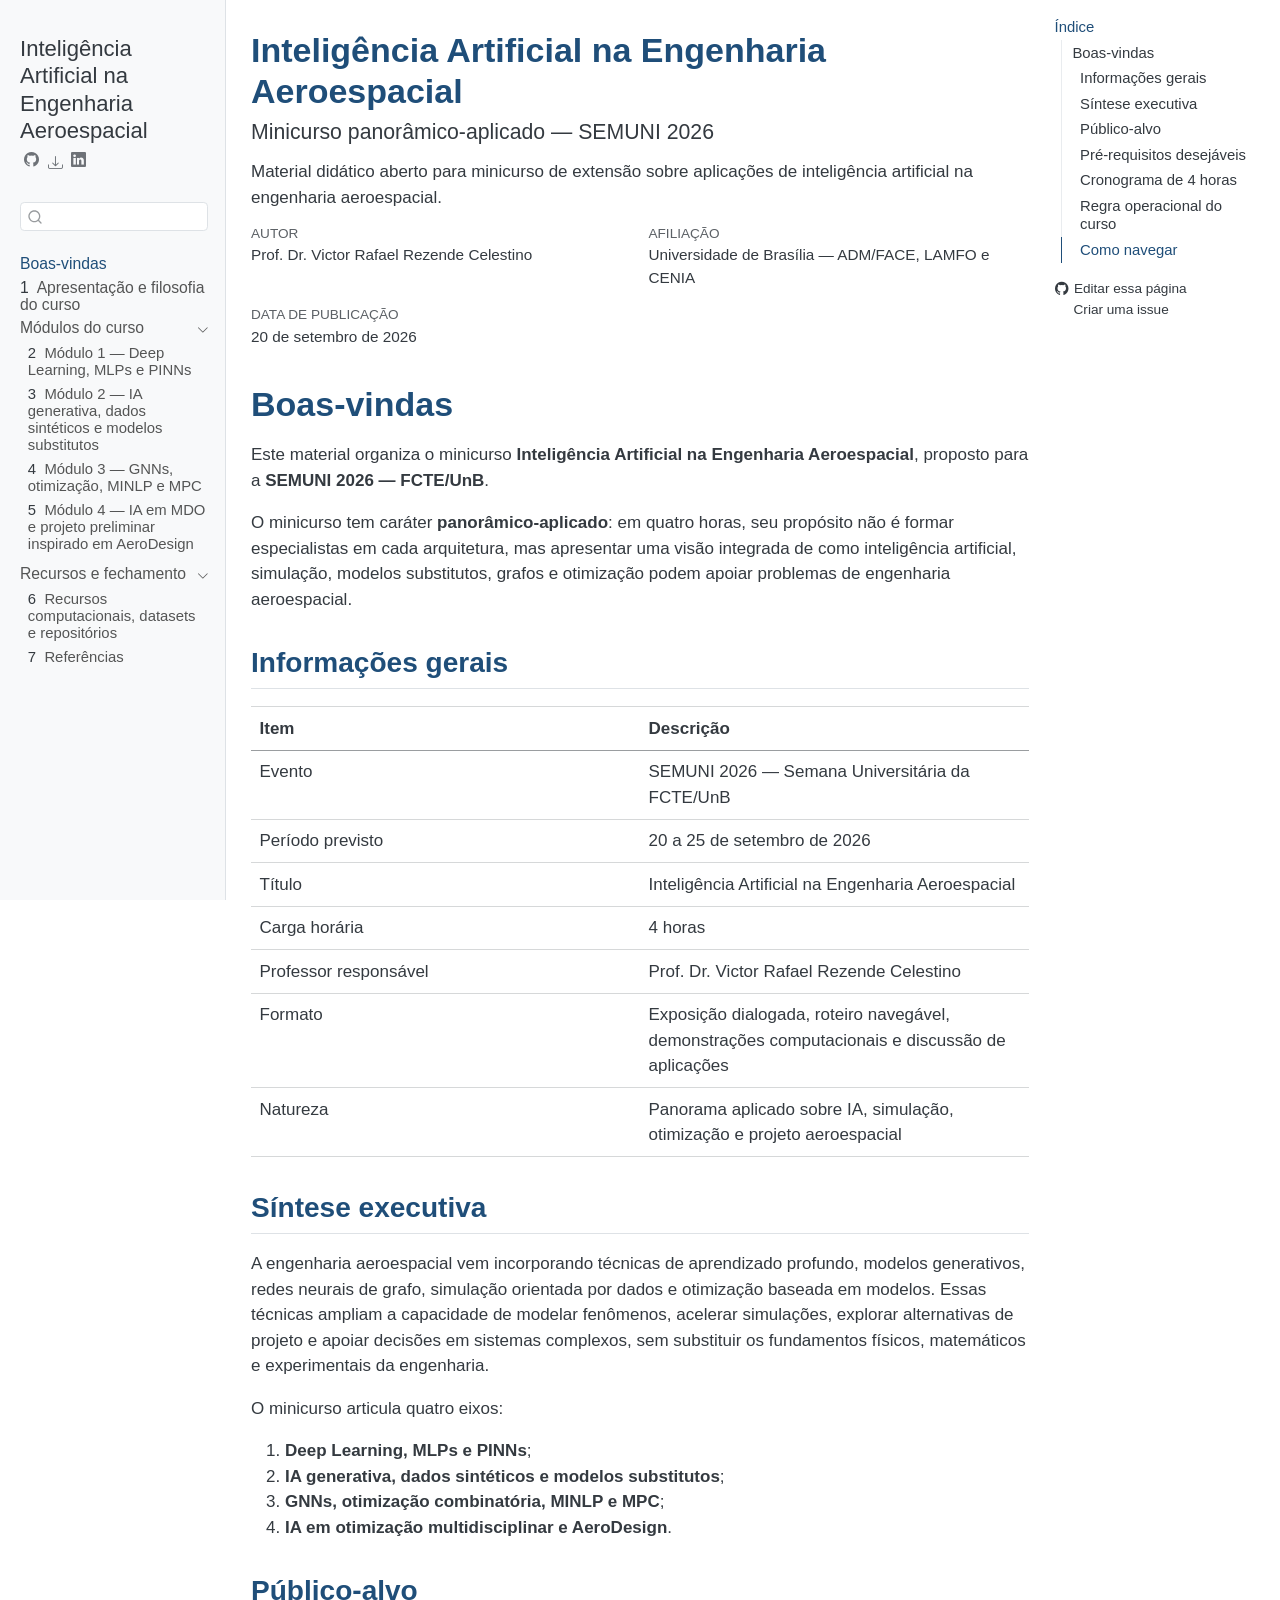
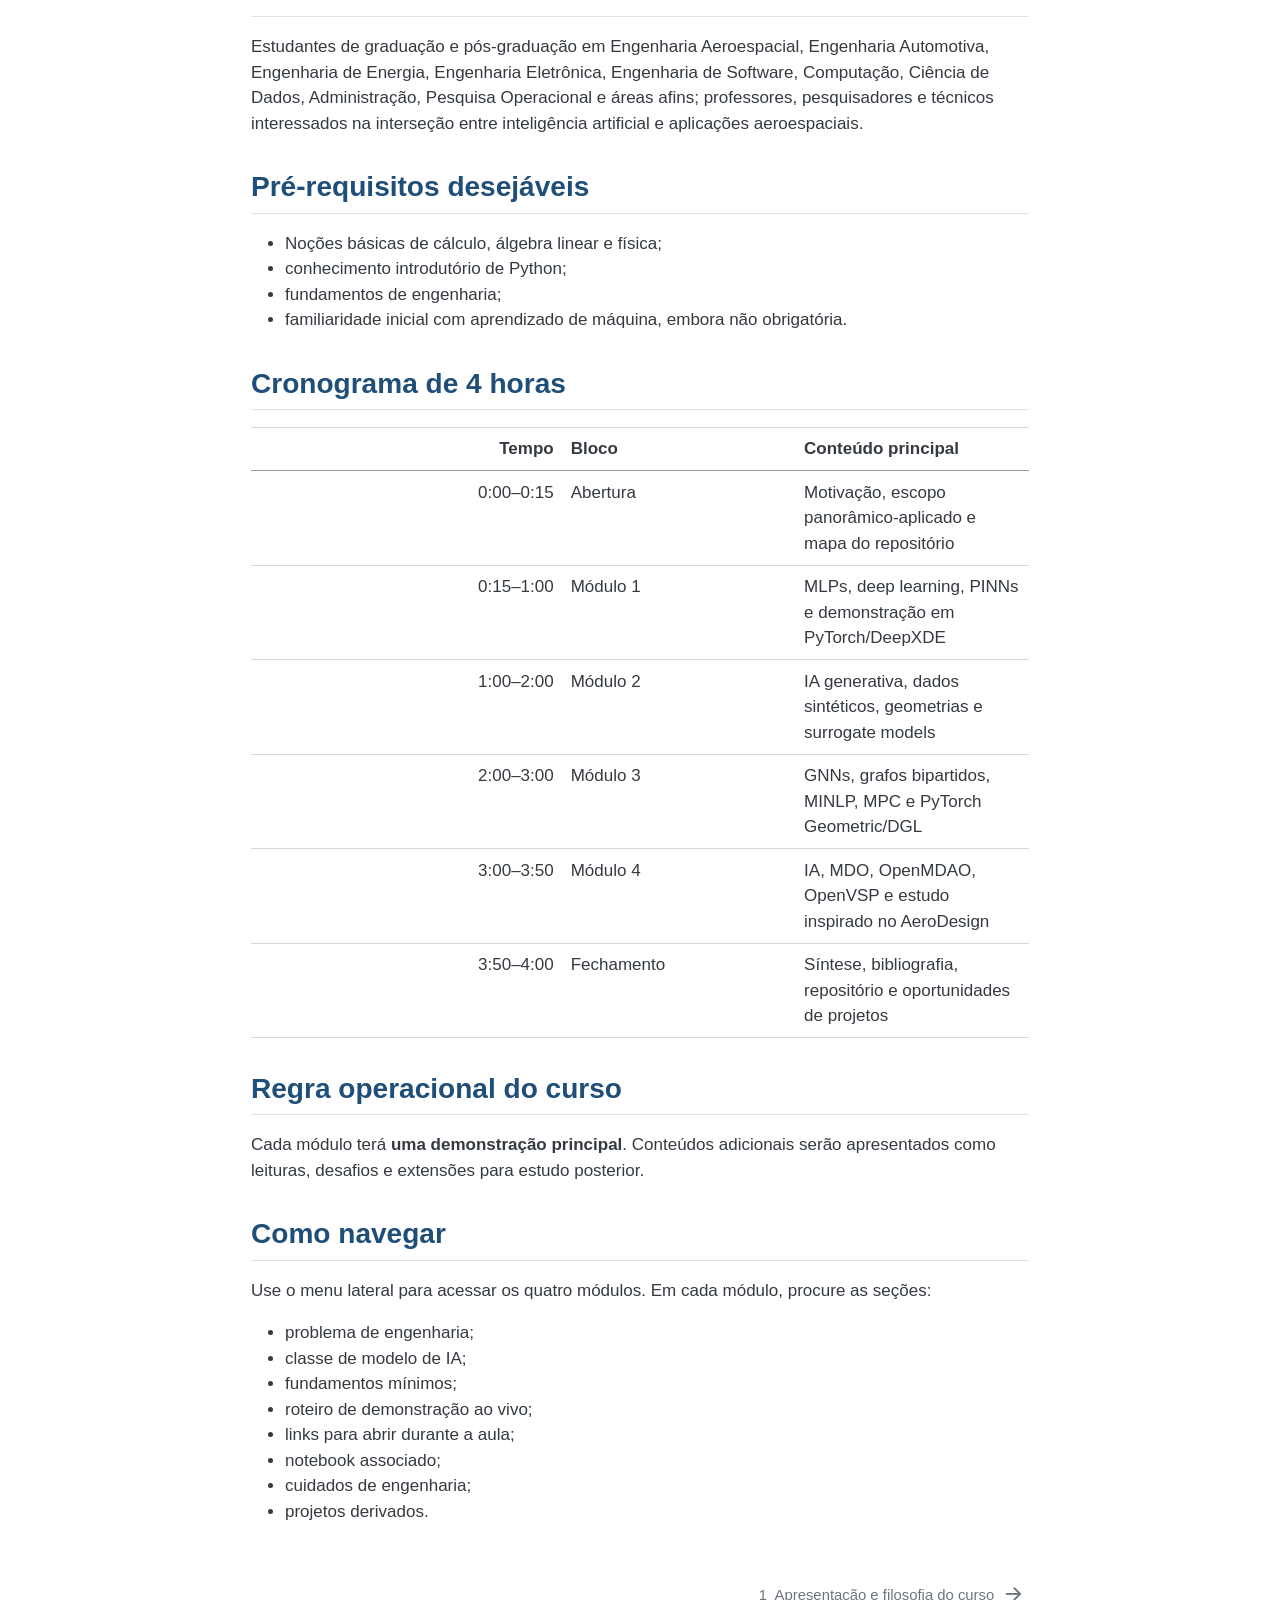
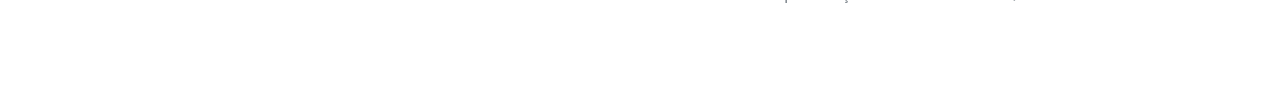
<file: index.html>
<!DOCTYPE html>
<html xmlns="http://www.w3.org/1999/xhtml" lang="pt-BR" xml:lang="pt-BR"><head>

<meta charset="utf-8">
<meta name="generator" content="quarto-1.9.38">

<meta name="viewport" content="width=device-width, initial-scale=1.0, user-scalable=yes">

<meta name="author" content="Prof.&nbsp;Dr.&nbsp;Victor Rafael Rezende Celestino">
<meta name="description" content="Material didático aberto para minicurso de extensão sobre aplicações de inteligência artificial na engenharia aeroespacial.">

<title>Inteligência Artificial na Engenharia Aeroespacial</title>
<style>
/* Default styles provided by pandoc.
** See https://pandoc.org/MANUAL.html#variables-for-html for config info.
*/
code{white-space: pre-wrap;}
span.smallcaps{font-variant: small-caps;}
div.columns{display: flex; gap: min(4vw, 1.5em);}
div.column{flex: auto; overflow-x: auto;}
div.hanging-indent{margin-left: 1.5em; text-indent: -1.5em;}
ul.task-list{list-style: none;}
ul.task-list li input[type="checkbox"] {
  width: 0.8em;
  margin: 0 0.8em 0.2em -1em; /* quarto-specific, see https://github.com/quarto-dev/quarto-cli/issues/4556 */ 
  vertical-align: middle;
}
</style>


<script src="site_libs/quarto-nav/quarto-nav.js"></script>
<script src="site_libs/quarto-nav/headroom.min.js"></script>
<script src="site_libs/clipboard/clipboard.min.js"></script>
<script src="site_libs/quarto-search/autocomplete.umd.js"></script>
<script src="site_libs/quarto-search/fuse.min.js"></script>
<script src="site_libs/quarto-search/quarto-search.js"></script>
<meta name="quarto:offset" content="./">
<link href="./apresentacao.html" rel="next">
<script src="site_libs/quarto-html/quarto.js" type="module"></script>
<script src="site_libs/quarto-html/tabsets/tabsets.js" type="module"></script>
<script src="site_libs/quarto-html/popper.min.js"></script>
<script src="site_libs/quarto-html/tippy.umd.min.js"></script>
<script src="site_libs/quarto-html/anchor.min.js"></script>
<link href="site_libs/quarto-html/tippy.css" rel="stylesheet">
<link href="site_libs/quarto-html/quarto-syntax-highlighting-9172ad2953ab8409ec5befafc6cec146.css" rel="stylesheet" id="quarto-text-highlighting-styles">
<script src="site_libs/bootstrap/bootstrap.min.js"></script>
<link href="site_libs/bootstrap/bootstrap-icons.css" rel="stylesheet">
<link href="site_libs/bootstrap/bootstrap-72c7d3ad114791b95425efd6b989e7a3.min.css" rel="stylesheet" append-hash="true" id="quarto-bootstrap" data-mode="light">
<script id="quarto-search-options" type="application/json">{
  "location": "sidebar",
  "copy-button": false,
  "collapse-after": 3,
  "panel-placement": "start",
  "type": "textbox",
  "limit": 50,
  "keyboard-shortcut": [
    "f",
    "/",
    "s"
  ],
  "show-item-context": false,
  "language": {
    "search-no-results-text": "Nenhum resultado",
    "search-matching-documents-text": "documentos correspondentes",
    "search-copy-link-title": "Copiar link para a busca",
    "search-hide-matches-text": "Esconder correspondências adicionais",
    "search-more-match-text": "mais correspondência neste documento",
    "search-more-matches-text": "mais correspondências neste documento",
    "search-clear-button-title": "Limpar",
    "search-text-placeholder": "",
    "search-detached-cancel-button-title": "Cancelar",
    "search-submit-button-title": "Enviar",
    "search-label": "Procurar"
  }
}</script>


</head>

<body class="nav-sidebar docked quarto-light">

<div id="quarto-search-results"></div>
  <header id="quarto-header" class="headroom fixed-top">
  <nav class="quarto-secondary-nav">
    <div class="container-fluid d-flex">
      <button type="button" class="quarto-btn-toggle btn" data-bs-toggle="collapse" role="button" data-bs-target=".quarto-sidebar-collapse-item" aria-controls="quarto-sidebar" aria-expanded="false" aria-label="Alternar barra lateral" onclick="if (window.quartoToggleHeadroom) { window.quartoToggleHeadroom(); }">
        <i class="bi bi-layout-text-sidebar-reverse"></i>
      </button>
        <nav class="quarto-page-breadcrumbs" aria-label="breadcrumb"><ol class="breadcrumb"><li class="breadcrumb-item"><a href="./index.html">Boas-vindas</a></li></ol></nav>
        <a class="flex-grow-1" role="navigation" data-bs-toggle="collapse" data-bs-target=".quarto-sidebar-collapse-item" aria-controls="quarto-sidebar" aria-expanded="false" aria-label="Alternar barra lateral" onclick="if (window.quartoToggleHeadroom) { window.quartoToggleHeadroom(); }">      
        </a>
      <button type="button" class="btn quarto-search-button" aria-label="Procurar" onclick="window.quartoOpenSearch();">
        <i class="bi bi-search"></i>
      </button>
    </div>
  </nav>
</header>
<!-- content -->
<div id="quarto-content" class="quarto-container page-columns page-rows-contents page-layout-article">
<!-- sidebar -->
  <nav id="quarto-sidebar" class="sidebar collapse collapse-horizontal quarto-sidebar-collapse-item sidebar-navigation docked overflow-auto">
    <div class="pt-lg-2 mt-2 text-left sidebar-header">
    <div class="sidebar-title mb-0 py-0">
      <a href="./">Inteligência Artificial na Engenharia Aeroespacial</a> 
        <div class="sidebar-tools-main tools-wide">
    <a href="https://github.com/cvictorr2508/ia-aeroespacial-semuni2026" title="Código fonte" class="quarto-navigation-tool px-1" aria-label="Código fonte"><i class="bi bi-github"></i></a>
    <div class="dropdown">
      <a href="" title="Baixar" id="quarto-navigation-tool-dropdown-0" class="quarto-navigation-tool dropdown-toggle px-1" data-bs-toggle="dropdown" aria-expanded="false" role="link" aria-label="Baixar"><i class="bi bi-download"></i></a>
      <ul class="dropdown-menu" aria-labelledby="quarto-navigation-tool-dropdown-0">
          <li>
            <a class="dropdown-item sidebar-tools-main-item" href="./Inteligência-Artificial-na-Engenharia-Aeroespacial.pdf">
              <i class="bi bi-file-pdf pe-1"></i>
            Baixar PDF
            </a>
          </li>
          <li>
            <a class="dropdown-item sidebar-tools-main-item" href="./Inteligência-Artificial-na-Engenharia-Aeroespacial.epub">
              <i class="bi bi-journal pe-1"></i>
            Baixar ePub
            </a>
          </li>
      </ul>
    </div>
    <a href="https://www.linkedin.com/sharing/share-offsite/?url=|url|" title="LinkedIn" class="quarto-navigation-tool px-1" aria-label="LinkedIn"><i class="bi bi-linkedin"></i></a>
</div>
    </div>
      </div>
        <div class="mt-2 flex-shrink-0 align-items-center">
        <div class="sidebar-search">
        <div id="quarto-search" class="" title="Procurar"></div>
        </div>
        </div>
    <div class="sidebar-menu-container"> 
    <ul class="list-unstyled mt-1">
        <li class="sidebar-item">
  <div class="sidebar-item-container"> 
  <a href="./index.html" class="sidebar-item-text sidebar-link active">
 <span class="menu-text">Boas-vindas</span></a>
  </div>
</li>
        <li class="sidebar-item">
  <div class="sidebar-item-container"> 
  <a href="./apresentacao.html" class="sidebar-item-text sidebar-link">
 <span class="menu-text"><span class="chapter-number">1</span>&nbsp; <span class="chapter-title">Apresentação e filosofia do curso</span></span></a>
  </div>
</li>
        <li class="sidebar-item sidebar-item-section">
      <div class="sidebar-item-container"> 
            <a class="sidebar-item-text sidebar-link text-start" data-bs-toggle="collapse" data-bs-target="#quarto-sidebar-section-1" role="navigation" aria-expanded="true">
 <span class="menu-text">Módulos do curso</span></a>
          <a class="sidebar-item-toggle text-start" data-bs-toggle="collapse" data-bs-target="#quarto-sidebar-section-1" role="navigation" aria-expanded="true" aria-label="Alternar seção">
            <i class="bi bi-chevron-right ms-2"></i>
          </a> 
      </div>
      <ul id="quarto-sidebar-section-1" class="collapse list-unstyled sidebar-section depth1 show">  
          <li class="sidebar-item">
  <div class="sidebar-item-container"> 
  <a href="./modulos/01_deep_learning_pinns.html" class="sidebar-item-text sidebar-link">
 <span class="menu-text"><span class="chapter-number">2</span>&nbsp; <span class="chapter-title">Módulo 1 — Deep Learning, MLPs e PINNs</span></span></a>
  </div>
</li>
          <li class="sidebar-item">
  <div class="sidebar-item-container"> 
  <a href="./modulos/02_ia_generativa.html" class="sidebar-item-text sidebar-link">
 <span class="menu-text"><span class="chapter-number">3</span>&nbsp; <span class="chapter-title">Módulo 2 — IA generativa, dados sintéticos e modelos substitutos</span></span></a>
  </div>
</li>
          <li class="sidebar-item">
  <div class="sidebar-item-container"> 
  <a href="./modulos/03_gnns_otimizacao_mpc.html" class="sidebar-item-text sidebar-link">
 <span class="menu-text"><span class="chapter-number">4</span>&nbsp; <span class="chapter-title">Módulo 3 — GNNs, otimização, MINLP e MPC</span></span></a>
  </div>
</li>
          <li class="sidebar-item">
  <div class="sidebar-item-container"> 
  <a href="./modulos/04_mdo_aerodesign.html" class="sidebar-item-text sidebar-link">
 <span class="menu-text"><span class="chapter-number">5</span>&nbsp; <span class="chapter-title">Módulo 4 — IA em MDO e projeto preliminar inspirado em AeroDesign</span></span></a>
  </div>
</li>
      </ul>
  </li>
        <li class="sidebar-item sidebar-item-section">
      <div class="sidebar-item-container"> 
            <a class="sidebar-item-text sidebar-link text-start" data-bs-toggle="collapse" data-bs-target="#quarto-sidebar-section-2" role="navigation" aria-expanded="true">
 <span class="menu-text">Recursos e fechamento</span></a>
          <a class="sidebar-item-toggle text-start" data-bs-toggle="collapse" data-bs-target="#quarto-sidebar-section-2" role="navigation" aria-expanded="true" aria-label="Alternar seção">
            <i class="bi bi-chevron-right ms-2"></i>
          </a> 
      </div>
      <ul id="quarto-sidebar-section-2" class="collapse list-unstyled sidebar-section depth1 show">  
          <li class="sidebar-item">
  <div class="sidebar-item-container"> 
  <a href="./recursos.html" class="sidebar-item-text sidebar-link">
 <span class="menu-text"><span class="chapter-number">6</span>&nbsp; <span class="chapter-title">Recursos computacionais, datasets e repositórios</span></span></a>
  </div>
</li>
          <li class="sidebar-item">
  <div class="sidebar-item-container"> 
  <a href="./referencias.html" class="sidebar-item-text sidebar-link">
 <span class="menu-text"><span class="chapter-number">7</span>&nbsp; <span class="chapter-title">Referências</span></span></a>
  </div>
</li>
      </ul>
  </li>
    </ul>
    </div>
</nav>
<div id="quarto-sidebar-glass" class="quarto-sidebar-collapse-item" data-bs-toggle="collapse" data-bs-target=".quarto-sidebar-collapse-item"></div>
<!-- margin-sidebar -->
    <div id="quarto-margin-sidebar" class="sidebar margin-sidebar">
        <nav id="TOC" role="doc-toc" class="toc-active">
    <h2 id="toc-title">Índice</h2>
   
  <ul>
  <li><a href="#boas-vindas" id="toc-boas-vindas" class="nav-link active" data-scroll-target="#boas-vindas">Boas-vindas</a>
  <ul class="collapse">
  <li><a href="#informações-gerais" id="toc-informações-gerais" class="nav-link" data-scroll-target="#informações-gerais">Informações gerais</a></li>
  <li><a href="#síntese-executiva" id="toc-síntese-executiva" class="nav-link" data-scroll-target="#síntese-executiva">Síntese executiva</a></li>
  <li><a href="#público-alvo" id="toc-público-alvo" class="nav-link" data-scroll-target="#público-alvo">Público-alvo</a></li>
  <li><a href="#pré-requisitos-desejáveis" id="toc-pré-requisitos-desejáveis" class="nav-link" data-scroll-target="#pré-requisitos-desejáveis">Pré-requisitos desejáveis</a></li>
  <li><a href="#cronograma-de-4-horas" id="toc-cronograma-de-4-horas" class="nav-link" data-scroll-target="#cronograma-de-4-horas">Cronograma de 4 horas</a></li>
  <li><a href="#regra-operacional-do-curso" id="toc-regra-operacional-do-curso" class="nav-link" data-scroll-target="#regra-operacional-do-curso">Regra operacional do curso</a></li>
  <li><a href="#como-navegar" id="toc-como-navegar" class="nav-link" data-scroll-target="#como-navegar">Como navegar</a></li>
  </ul></li>
  </ul>
<div class="toc-actions"><ul><li><a href="https://github.com/cvictorr2508/ia-aeroespacial-semuni2026/edit/main/index.qmd" class="toc-action"><i class="bi bi-github"></i>Editar essa página</a></li><li><a href="https://github.com/cvictorr2508/ia-aeroespacial-semuni2026/issues/new" class="toc-action"><i class="bi empty"></i>Criar uma issue</a></li></ul></div></nav>
    </div>
<!-- main -->
<main class="content" id="quarto-document-content">

<header id="title-block-header" class="quarto-title-block default">
<div class="quarto-title">
<h1 class="title">Inteligência Artificial na Engenharia Aeroespacial</h1>
<p class="subtitle lead">Minicurso panorâmico-aplicado — SEMUNI 2026</p>
</div>

<div>
  <div class="description">
    Material didático aberto para minicurso de extensão sobre aplicações de inteligência artificial na engenharia aeroespacial.
  </div>
</div>

<div class="quarto-title-meta-author">
  <div class="quarto-title-meta-heading">Autor</div>
  <div class="quarto-title-meta-heading">Afiliação</div>
  
    <div class="quarto-title-meta-contents">
    <p class="author">Prof.&nbsp;Dr.&nbsp;Victor Rafael Rezende Celestino </p>
  </div>
  <div class="quarto-title-meta-contents">
        <p class="affiliation">
            Universidade de Brasília — ADM/FACE, LAMFO e CENIA
          </p>
      </div>
  </div>

<div class="quarto-title-meta">

      
    <div>
    <div class="quarto-title-meta-heading">Data de Publicação</div>
    <div class="quarto-title-meta-contents">
      <p class="date">20 de setembro de 2026</p>
    </div>
  </div>
  
    
  </div>
  


</header>


<section id="boas-vindas" class="level1 unnumbered">
<h1 class="unnumbered">Boas-vindas</h1>
<p>Este material organiza o minicurso <strong>Inteligência Artificial na Engenharia Aeroespacial</strong>, proposto para a <strong>SEMUNI 2026 — FCTE/UnB</strong>.</p>
<p>O minicurso tem caráter <strong>panorâmico-aplicado</strong>: em quatro horas, seu propósito não é formar especialistas em cada arquitetura, mas apresentar uma visão integrada de como inteligência artificial, simulação, modelos substitutos, grafos e otimização podem apoiar problemas de engenharia aeroespacial.</p>
<section id="informações-gerais" class="level2">
<h2 class="anchored" data-anchor-id="informações-gerais">Informações gerais</h2>
<table class="caption-top table">
<colgroup>
<col style="width: 50%">
<col style="width: 50%">
</colgroup>
<thead>
<tr class="header">
<th>Item</th>
<th>Descrição</th>
</tr>
</thead>
<tbody>
<tr class="odd">
<td>Evento</td>
<td>SEMUNI 2026 — Semana Universitária da FCTE/UnB</td>
</tr>
<tr class="even">
<td>Período previsto</td>
<td>20 a 25 de setembro de 2026</td>
</tr>
<tr class="odd">
<td>Título</td>
<td>Inteligência Artificial na Engenharia Aeroespacial</td>
</tr>
<tr class="even">
<td>Carga horária</td>
<td>4 horas</td>
</tr>
<tr class="odd">
<td>Professor responsável</td>
<td>Prof.&nbsp;Dr.&nbsp;Victor Rafael Rezende Celestino</td>
</tr>
<tr class="even">
<td>Formato</td>
<td>Exposição dialogada, roteiro navegável, demonstrações computacionais e discussão de aplicações</td>
</tr>
<tr class="odd">
<td>Natureza</td>
<td>Panorama aplicado sobre IA, simulação, otimização e projeto aeroespacial</td>
</tr>
</tbody>
</table>
</section>
<section id="síntese-executiva" class="level2">
<h2 class="anchored" data-anchor-id="síntese-executiva">Síntese executiva</h2>
<p>A engenharia aeroespacial vem incorporando técnicas de aprendizado profundo, modelos generativos, redes neurais de grafo, simulação orientada por dados e otimização baseada em modelos. Essas técnicas ampliam a capacidade de modelar fenômenos, acelerar simulações, explorar alternativas de projeto e apoiar decisões em sistemas complexos, sem substituir os fundamentos físicos, matemáticos e experimentais da engenharia.</p>
<p>O minicurso articula quatro eixos:</p>
<ol type="1">
<li><strong>Deep Learning, MLPs e PINNs</strong>;</li>
<li><strong>IA generativa, dados sintéticos e modelos substitutos</strong>;</li>
<li><strong>GNNs, otimização combinatória, MINLP e MPC</strong>;</li>
<li><strong>IA em otimização multidisciplinar e AeroDesign</strong>.</li>
</ol>
</section>
<section id="público-alvo" class="level2">
<h2 class="anchored" data-anchor-id="público-alvo">Público-alvo</h2>
<p>Estudantes de graduação e pós-graduação em Engenharia Aeroespacial, Engenharia Automotiva, Engenharia de Energia, Engenharia Eletrônica, Engenharia de Software, Computação, Ciência de Dados, Administração, Pesquisa Operacional e áreas afins; professores, pesquisadores e técnicos interessados na interseção entre inteligência artificial e aplicações aeroespaciais.</p>
</section>
<section id="pré-requisitos-desejáveis" class="level2">
<h2 class="anchored" data-anchor-id="pré-requisitos-desejáveis">Pré-requisitos desejáveis</h2>
<ul>
<li>Noções básicas de cálculo, álgebra linear e física;</li>
<li>conhecimento introdutório de Python;</li>
<li>fundamentos de engenharia;</li>
<li>familiaridade inicial com aprendizado de máquina, embora não obrigatória.</li>
</ul>
</section>
<section id="cronograma-de-4-horas" class="level2">
<h2 class="anchored" data-anchor-id="cronograma-de-4-horas">Cronograma de 4 horas</h2>
<table class="caption-top table">
<colgroup>
<col style="width: 40%">
<col style="width: 30%">
<col style="width: 30%">
</colgroup>
<thead>
<tr class="header">
<th style="text-align: right;">Tempo</th>
<th>Bloco</th>
<th>Conteúdo principal</th>
</tr>
</thead>
<tbody>
<tr class="odd">
<td style="text-align: right;">0:00–0:15</td>
<td>Abertura</td>
<td>Motivação, escopo panorâmico-aplicado e mapa do repositório</td>
</tr>
<tr class="even">
<td style="text-align: right;">0:15–1:00</td>
<td>Módulo 1</td>
<td>MLPs, deep learning, PINNs e demonstração em PyTorch/DeepXDE</td>
</tr>
<tr class="odd">
<td style="text-align: right;">1:00–2:00</td>
<td>Módulo 2</td>
<td>IA generativa, dados sintéticos, geometrias e surrogate models</td>
</tr>
<tr class="even">
<td style="text-align: right;">2:00–3:00</td>
<td>Módulo 3</td>
<td>GNNs, grafos bipartidos, MINLP, MPC e PyTorch Geometric/DGL</td>
</tr>
<tr class="odd">
<td style="text-align: right;">3:00–3:50</td>
<td>Módulo 4</td>
<td>IA, MDO, OpenMDAO, OpenVSP e estudo inspirado no AeroDesign</td>
</tr>
<tr class="even">
<td style="text-align: right;">3:50–4:00</td>
<td>Fechamento</td>
<td>Síntese, bibliografia, repositório e oportunidades de projetos</td>
</tr>
</tbody>
</table>
</section>
<section id="regra-operacional-do-curso" class="level2">
<h2 class="anchored" data-anchor-id="regra-operacional-do-curso">Regra operacional do curso</h2>
<p>Cada módulo terá <strong>uma demonstração principal</strong>. Conteúdos adicionais serão apresentados como leituras, desafios e extensões para estudo posterior.</p>
</section>
<section id="como-navegar" class="level2">
<h2 class="anchored" data-anchor-id="como-navegar">Como navegar</h2>
<p>Use o menu lateral para acessar os quatro módulos. Em cada módulo, procure as seções:</p>
<ul>
<li>problema de engenharia;</li>
<li>classe de modelo de IA;</li>
<li>fundamentos mínimos;</li>
<li>roteiro de demonstração ao vivo;</li>
<li>links para abrir durante a aula;</li>
<li>notebook associado;</li>
<li>cuidados de engenharia;</li>
<li>projetos derivados.</li>
</ul>


</section>
</section>

</main> <!-- /main -->
<script id="quarto-html-after-body" type="application/javascript">
  window.document.addEventListener("DOMContentLoaded", function (event) {
    const icon = "";
    const anchorJS = new window.AnchorJS();
    anchorJS.options = {
      placement: 'right',
      icon: icon
    };
    anchorJS.add('.anchored');
    const isCodeAnnotation = (el) => {
      for (const clz of el.classList) {
        if (clz.startsWith('code-annotation-')) {                     
          return true;
        }
      }
      return false;
    }
    const onCopySuccess = function(e) {
      // button target
      const button = e.trigger;
      // don't keep focus
      button.blur();
      // flash "checked"
      button.classList.add('code-copy-button-checked');
      var currentTitle = button.getAttribute("title");
      button.setAttribute("title", "Copiada");
      let tooltip;
      if (window.bootstrap) {
        button.setAttribute("data-bs-toggle", "tooltip");
        button.setAttribute("data-bs-placement", "left");
        button.setAttribute("data-bs-title", "Copiada");
        tooltip = new bootstrap.Tooltip(button, 
          { trigger: "manual", 
            customClass: "code-copy-button-tooltip",
            offset: [0, -8]});
        tooltip.show();    
      }
      setTimeout(function() {
        if (tooltip) {
          tooltip.hide();
          button.removeAttribute("data-bs-title");
          button.removeAttribute("data-bs-toggle");
          button.removeAttribute("data-bs-placement");
        }
        button.setAttribute("title", currentTitle);
        button.classList.remove('code-copy-button-checked');
      }, 1000);
      // clear code selection
      e.clearSelection();
    }
    const getTextToCopy = function(trigger) {
      const outerScaffold = trigger.parentElement.cloneNode(true);
      const codeEl = outerScaffold.querySelector('code');
      for (const childEl of codeEl.children) {
        if (isCodeAnnotation(childEl)) {
          childEl.remove();
        }
      }
      return codeEl.innerText;
    }
    const clipboard = new window.ClipboardJS('.code-copy-button:not([data-in-quarto-modal])', {
      text: getTextToCopy
    });
    clipboard.on('success', onCopySuccess);
    if (window.document.getElementById('quarto-embedded-source-code-modal')) {
      const clipboardModal = new window.ClipboardJS('.code-copy-button[data-in-quarto-modal]', {
        text: getTextToCopy,
        container: window.document.getElementById('quarto-embedded-source-code-modal')
      });
      clipboardModal.on('success', onCopySuccess);
    }
      var localhostRegex = new RegExp(/^(?:http|https):\/\/localhost\:?[0-9]*\//);
      var mailtoRegex = new RegExp(/^mailto:/);
        var filterRegex = new RegExp("https:\/\/cvictorr2508\.github\.io\/ia-aeroespacial-semuni2026\/");
      var isInternal = (href) => {
          return filterRegex.test(href) || localhostRegex.test(href) || mailtoRegex.test(href);
      }
      // Inspect non-navigation links and adorn them if external
     var links = window.document.querySelectorAll('a[href]:not(.nav-link):not(.navbar-brand):not(.toc-action):not(.sidebar-link):not(.sidebar-item-toggle):not(.pagination-link):not(.no-external):not([aria-hidden]):not(.dropdown-item):not(.quarto-navigation-tool):not(.about-link)');
      for (var i=0; i<links.length; i++) {
        const link = links[i];
        if (!isInternal(link.href)) {
          // undo the damage that might have been done by quarto-nav.js in the case of
          // links that we want to consider external
          if (link.dataset.originalHref !== undefined) {
            link.href = link.dataset.originalHref;
          }
        }
      }
    function tippyHover(el, contentFn, onTriggerFn, onUntriggerFn) {
      const config = {
        allowHTML: true,
        maxWidth: 500,
        delay: 100,
        arrow: false,
        appendTo: function(el) {
            return el.parentElement;
        },
        interactive: true,
        interactiveBorder: 10,
        theme: 'quarto',
        placement: 'bottom-start',
      };
      if (contentFn) {
        config.content = contentFn;
      }
      if (onTriggerFn) {
        config.onTrigger = onTriggerFn;
      }
      if (onUntriggerFn) {
        config.onUntrigger = onUntriggerFn;
      }
      window.tippy(el, config); 
    }
    const noterefs = window.document.querySelectorAll('a[role="doc-noteref"]');
    for (var i=0; i<noterefs.length; i++) {
      const ref = noterefs[i];
      tippyHover(ref, function() {
        // use id or data attribute instead here
        let href = ref.getAttribute('data-footnote-href') || ref.getAttribute('href');
        try { href = new URL(href).hash; } catch {}
        const id = href.replace(/^#\/?/, "");
        const note = window.document.getElementById(id);
        if (note) {
          return note.innerHTML;
        } else {
          return "";
        }
      });
    }
    const xrefs = window.document.querySelectorAll('a.quarto-xref');
    const processXRef = (id, note) => {
      // Strip column container classes
      const stripColumnClz = (el) => {
        el.classList.remove("page-full", "page-columns");
        if (el.children) {
          for (const child of el.children) {
            stripColumnClz(child);
          }
        }
      }
      stripColumnClz(note)
      if (id === null || id.startsWith('sec-')) {
        // Special case sections, only their first couple elements
        const container = document.createElement("div");
        if (note.children && note.children.length > 2) {
          container.appendChild(note.children[0].cloneNode(true));
          for (let i = 1; i < note.children.length; i++) {
            const child = note.children[i];
            if (child.tagName === "P" && child.innerText === "") {
              continue;
            } else {
              container.appendChild(child.cloneNode(true));
              break;
            }
          }
          if (window.Quarto?.typesetMath) {
            window.Quarto.typesetMath(container);
          }
          return container.innerHTML
        } else {
          if (window.Quarto?.typesetMath) {
            window.Quarto.typesetMath(note);
          }
          return note.innerHTML;
        }
      } else {
        // Remove any anchor links if they are present
        const anchorLink = note.querySelector('a.anchorjs-link');
        if (anchorLink) {
          anchorLink.remove();
        }
        if (window.Quarto?.typesetMath) {
          window.Quarto.typesetMath(note);
        }
        if (note.classList.contains("callout")) {
          return note.outerHTML;
        } else {
          return note.innerHTML;
        }
      }
    }
    for (var i=0; i<xrefs.length; i++) {
      const xref = xrefs[i];
      tippyHover(xref, undefined, function(instance) {
        instance.disable();
        let url = xref.getAttribute('href');
        let hash = undefined; 
        if (url.startsWith('#')) {
          hash = url;
        } else {
          try { hash = new URL(url).hash; } catch {}
        }
        if (hash) {
          const id = hash.replace(/^#\/?/, "");
          const note = window.document.getElementById(id);
          if (note !== null) {
            try {
              const html = processXRef(id, note.cloneNode(true));
              instance.setContent(html);
            } finally {
              instance.enable();
              instance.show();
            }
          } else {
            // See if we can fetch this
            fetch(url.split('#')[0])
            .then(res => res.text())
            .then(html => {
              const parser = new DOMParser();
              const htmlDoc = parser.parseFromString(html, "text/html");
              const note = htmlDoc.getElementById(id);
              if (note !== null) {
                const html = processXRef(id, note);
                instance.setContent(html);
              } 
            }).finally(() => {
              instance.enable();
              instance.show();
            });
          }
        } else {
          // See if we can fetch a full url (with no hash to target)
          // This is a special case and we should probably do some content thinning / targeting
          fetch(url)
          .then(res => res.text())
          .then(html => {
            const parser = new DOMParser();
            const htmlDoc = parser.parseFromString(html, "text/html");
            const note = htmlDoc.querySelector('main.content');
            if (note !== null) {
              // This should only happen for chapter cross references
              // (since there is no id in the URL)
              // remove the first header
              if (note.children.length > 0 && note.children[0].tagName === "HEADER") {
                note.children[0].remove();
              }
              const html = processXRef(null, note);
              instance.setContent(html);
            } 
          }).finally(() => {
            instance.enable();
            instance.show();
          });
        }
      }, function(instance) {
      });
    }
        let selectedAnnoteEl;
        const selectorForAnnotation = ( cell, annotation) => {
          let cellAttr = 'data-code-cell="' + cell + '"';
          let lineAttr = 'data-code-annotation="' +  annotation + '"';
          const selector = 'span[' + cellAttr + '][' + lineAttr + ']';
          return selector;
        }
        const selectCodeLines = (annoteEl) => {
          const doc = window.document;
          const targetCell = annoteEl.getAttribute("data-target-cell");
          const targetAnnotation = annoteEl.getAttribute("data-target-annotation");
          const annoteSpan = window.document.querySelector(selectorForAnnotation(targetCell, targetAnnotation));
          const lines = annoteSpan.getAttribute("data-code-lines").split(",");
          const lineIds = lines.map((line) => {
            return targetCell + "-" + line;
          })
          let top = null;
          let height = null;
          let parent = null;
          if (lineIds.length > 0) {
              //compute the position of the single el (top and bottom and make a div)
              const el = window.document.getElementById(lineIds[0]);
              top = el.offsetTop;
              height = el.offsetHeight;
              parent = el.parentElement.parentElement;
            if (lineIds.length > 1) {
              const lastEl = window.document.getElementById(lineIds[lineIds.length - 1]);
              const bottom = lastEl.offsetTop + lastEl.offsetHeight;
              height = bottom - top;
            }
            if (top !== null && height !== null && parent !== null) {
              // cook up a div (if necessary) and position it 
              let div = window.document.getElementById("code-annotation-line-highlight");
              if (div === null) {
                div = window.document.createElement("div");
                div.setAttribute("id", "code-annotation-line-highlight");
                div.style.position = 'absolute';
                parent.appendChild(div);
              }
              div.style.top = top - 2 + "px";
              div.style.height = height + 4 + "px";
              div.style.left = 0;
              let gutterDiv = window.document.getElementById("code-annotation-line-highlight-gutter");
              if (gutterDiv === null) {
                gutterDiv = window.document.createElement("div");
                gutterDiv.setAttribute("id", "code-annotation-line-highlight-gutter");
                gutterDiv.style.position = 'absolute';
                const codeCell = window.document.getElementById(targetCell);
                const gutter = codeCell.querySelector('.code-annotation-gutter');
                gutter.appendChild(gutterDiv);
              }
              gutterDiv.style.top = top - 2 + "px";
              gutterDiv.style.height = height + 4 + "px";
            }
            selectedAnnoteEl = annoteEl;
          }
        };
        const unselectCodeLines = () => {
          const elementsIds = ["code-annotation-line-highlight", "code-annotation-line-highlight-gutter"];
          elementsIds.forEach((elId) => {
            const div = window.document.getElementById(elId);
            if (div) {
              div.remove();
            }
          });
          selectedAnnoteEl = undefined;
        };
          // Handle positioning of the toggle
      window.addEventListener(
        "resize",
        throttle(() => {
          elRect = undefined;
          if (selectedAnnoteEl) {
            selectCodeLines(selectedAnnoteEl);
          }
        }, 10)
      );
      function throttle(fn, ms) {
      let throttle = false;
      let timer;
        return (...args) => {
          if(!throttle) { // first call gets through
              fn.apply(this, args);
              throttle = true;
          } else { // all the others get throttled
              if(timer) clearTimeout(timer); // cancel #2
              timer = setTimeout(() => {
                fn.apply(this, args);
                timer = throttle = false;
              }, ms);
          }
        };
      }
        // Attach click handler to the DT
        const annoteDls = window.document.querySelectorAll('dt[data-target-cell]');
        for (const annoteDlNode of annoteDls) {
          annoteDlNode.addEventListener('click', (event) => {
            const clickedEl = event.target;
            if (clickedEl !== selectedAnnoteEl) {
              unselectCodeLines();
              const activeEl = window.document.querySelector('dt[data-target-cell].code-annotation-active');
              if (activeEl) {
                activeEl.classList.remove('code-annotation-active');
              }
              selectCodeLines(clickedEl);
              clickedEl.classList.add('code-annotation-active');
            } else {
              // Unselect the line
              unselectCodeLines();
              clickedEl.classList.remove('code-annotation-active');
            }
          });
        }
    const findCites = (el) => {
      const parentEl = el.parentElement;
      if (parentEl) {
        const cites = parentEl.dataset.cites;
        if (cites) {
          return {
            el,
            cites: cites.split(' ')
          };
        } else {
          return findCites(el.parentElement)
        }
      } else {
        return undefined;
      }
    };
    var bibliorefs = window.document.querySelectorAll('a[role="doc-biblioref"]');
    for (var i=0; i<bibliorefs.length; i++) {
      const ref = bibliorefs[i];
      const citeInfo = findCites(ref);
      if (citeInfo) {
        tippyHover(citeInfo.el, function() {
          var popup = window.document.createElement('div');
          citeInfo.cites.forEach(function(cite) {
            var citeDiv = window.document.createElement('div');
            citeDiv.classList.add('hanging-indent');
            citeDiv.classList.add('csl-entry');
            var biblioDiv = window.document.getElementById('ref-' + cite);
            if (biblioDiv) {
              citeDiv.innerHTML = biblioDiv.innerHTML;
            }
            popup.appendChild(citeDiv);
          });
          return popup.innerHTML;
        });
      }
    }
  });
  </script>
<nav class="page-navigation">
  <div class="nav-page nav-page-previous">
  </div>
  <div class="nav-page nav-page-next">
      <a href="./apresentacao.html" class="pagination-link" aria-label="Apresentação e filosofia do curso">
        <span class="nav-page-text"><span class="chapter-number">1</span>&nbsp; <span class="chapter-title">Apresentação e filosofia do curso</span></span> <i class="bi bi-arrow-right-short"></i>
      </a>
  </div>
</nav>
</div> <!-- /content -->




<footer class="footer"><div class="nav-footer"><div class="nav-footer-center"><div class="toc-actions d-sm-block d-md-none"><ul><li><a href="https://github.com/cvictorr2508/ia-aeroespacial-semuni2026/edit/main/index.qmd" class="toc-action"><i class="bi bi-github"></i>Editar essa página</a></li><li><a href="https://github.com/cvictorr2508/ia-aeroespacial-semuni2026/issues/new" class="toc-action"><i class="bi empty"></i>Criar uma issue</a></li></ul></div></div></div></footer></body></html>
</file>
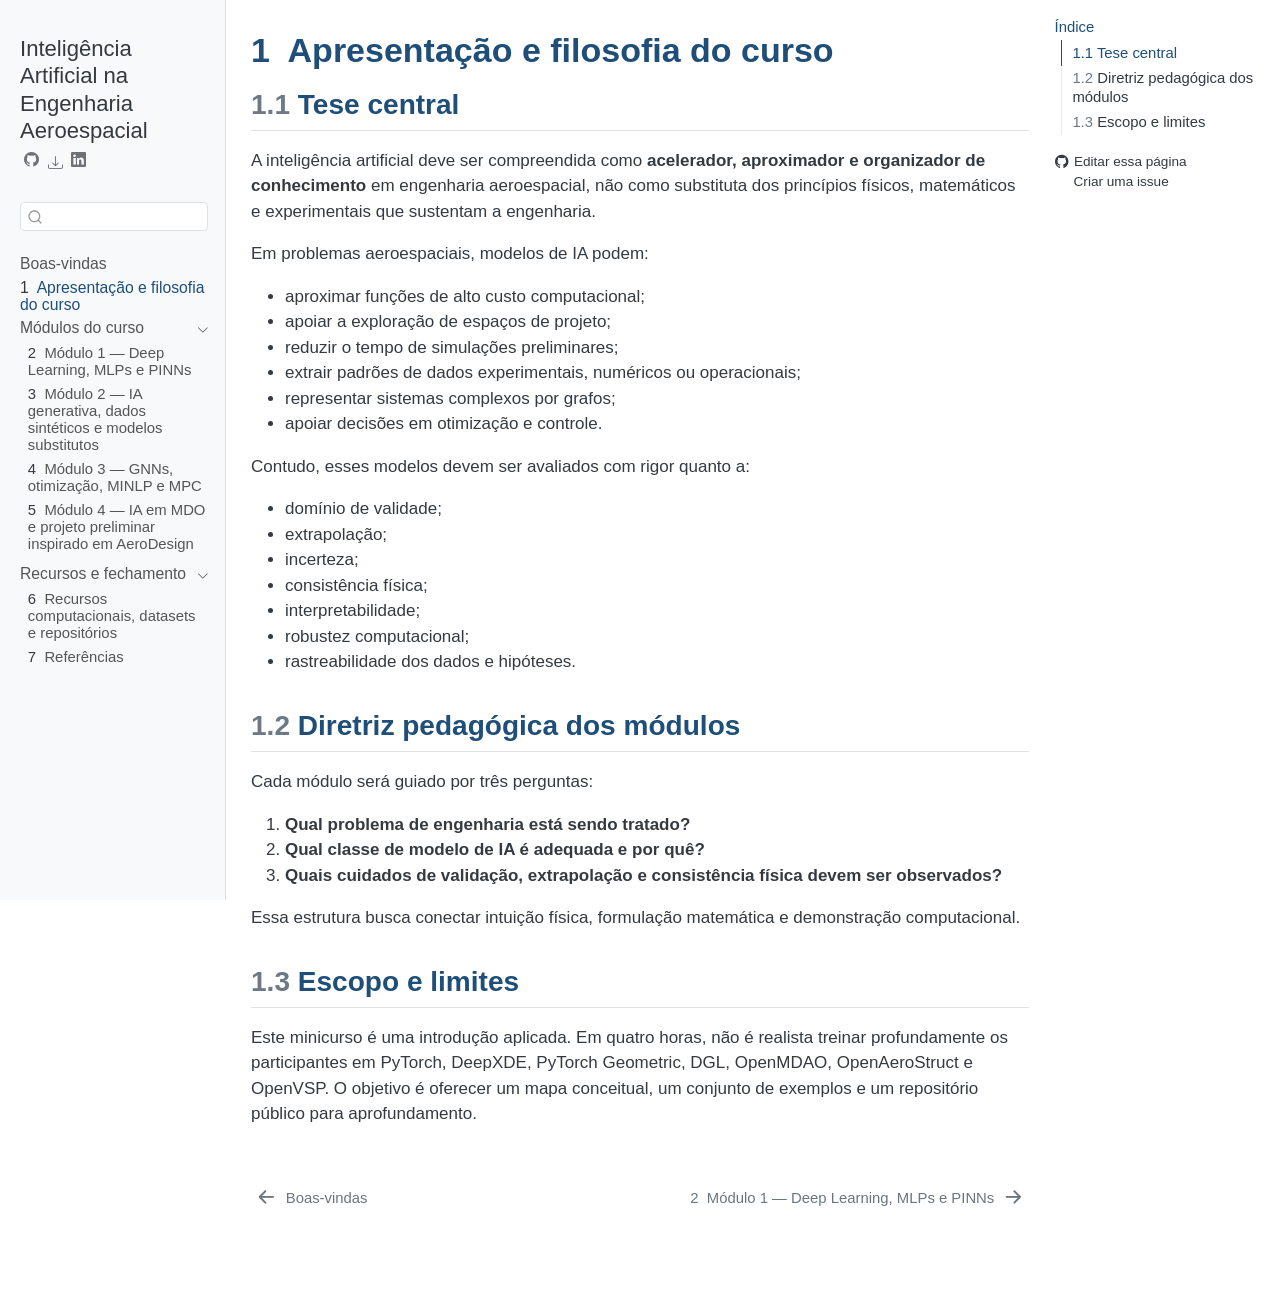
<file: apresentacao.html>
<!DOCTYPE html>
<html xmlns="http://www.w3.org/1999/xhtml" lang="pt-BR" xml:lang="pt-BR"><head>

<meta charset="utf-8">
<meta name="generator" content="quarto-1.9.38">

<meta name="viewport" content="width=device-width, initial-scale=1.0, user-scalable=yes">

<meta name="description" content="Material didático aberto para minicurso de extensão sobre aplicações de inteligência artificial na engenharia aeroespacial.">

<title>1&nbsp; Apresentação e filosofia do curso – Inteligência Artificial na Engenharia Aeroespacial</title>
<style>
/* Default styles provided by pandoc.
** See https://pandoc.org/MANUAL.html#variables-for-html for config info.
*/
code{white-space: pre-wrap;}
span.smallcaps{font-variant: small-caps;}
div.columns{display: flex; gap: min(4vw, 1.5em);}
div.column{flex: auto; overflow-x: auto;}
div.hanging-indent{margin-left: 1.5em; text-indent: -1.5em;}
ul.task-list{list-style: none;}
ul.task-list li input[type="checkbox"] {
  width: 0.8em;
  margin: 0 0.8em 0.2em -1em; /* quarto-specific, see https://github.com/quarto-dev/quarto-cli/issues/4556 */ 
  vertical-align: middle;
}
</style>


<script src="site_libs/quarto-nav/quarto-nav.js"></script>
<script src="site_libs/quarto-nav/headroom.min.js"></script>
<script src="site_libs/clipboard/clipboard.min.js"></script>
<script src="site_libs/quarto-search/autocomplete.umd.js"></script>
<script src="site_libs/quarto-search/fuse.min.js"></script>
<script src="site_libs/quarto-search/quarto-search.js"></script>
<meta name="quarto:offset" content="./">
<link href="./modulos/01_deep_learning_pinns.html" rel="next">
<link href="./index.html" rel="prev">
<script src="site_libs/quarto-html/quarto.js" type="module"></script>
<script src="site_libs/quarto-html/tabsets/tabsets.js" type="module"></script>
<script src="site_libs/quarto-html/popper.min.js"></script>
<script src="site_libs/quarto-html/tippy.umd.min.js"></script>
<script src="site_libs/quarto-html/anchor.min.js"></script>
<link href="site_libs/quarto-html/tippy.css" rel="stylesheet">
<link href="site_libs/quarto-html/quarto-syntax-highlighting-9172ad2953ab8409ec5befafc6cec146.css" rel="stylesheet" id="quarto-text-highlighting-styles">
<script src="site_libs/bootstrap/bootstrap.min.js"></script>
<link href="site_libs/bootstrap/bootstrap-icons.css" rel="stylesheet">
<link href="site_libs/bootstrap/bootstrap-72c7d3ad114791b95425efd6b989e7a3.min.css" rel="stylesheet" append-hash="true" id="quarto-bootstrap" data-mode="light">
<script id="quarto-search-options" type="application/json">{
  "location": "sidebar",
  "copy-button": false,
  "collapse-after": 3,
  "panel-placement": "start",
  "type": "textbox",
  "limit": 50,
  "keyboard-shortcut": [
    "f",
    "/",
    "s"
  ],
  "show-item-context": false,
  "language": {
    "search-no-results-text": "Nenhum resultado",
    "search-matching-documents-text": "documentos correspondentes",
    "search-copy-link-title": "Copiar link para a busca",
    "search-hide-matches-text": "Esconder correspondências adicionais",
    "search-more-match-text": "mais correspondência neste documento",
    "search-more-matches-text": "mais correspondências neste documento",
    "search-clear-button-title": "Limpar",
    "search-text-placeholder": "",
    "search-detached-cancel-button-title": "Cancelar",
    "search-submit-button-title": "Enviar",
    "search-label": "Procurar"
  }
}</script>


</head>

<body class="nav-sidebar docked quarto-light">

<div id="quarto-search-results"></div>
  <header id="quarto-header" class="headroom fixed-top">
  <nav class="quarto-secondary-nav">
    <div class="container-fluid d-flex">
      <button type="button" class="quarto-btn-toggle btn" data-bs-toggle="collapse" role="button" data-bs-target=".quarto-sidebar-collapse-item" aria-controls="quarto-sidebar" aria-expanded="false" aria-label="Alternar barra lateral" onclick="if (window.quartoToggleHeadroom) { window.quartoToggleHeadroom(); }">
        <i class="bi bi-layout-text-sidebar-reverse"></i>
      </button>
        <nav class="quarto-page-breadcrumbs" aria-label="breadcrumb"><ol class="breadcrumb"><li class="breadcrumb-item"><a href="./apresentacao.html"><span class="chapter-number">1</span>&nbsp; <span class="chapter-title">Apresentação e filosofia do curso</span></a></li></ol></nav>
        <a class="flex-grow-1" role="navigation" data-bs-toggle="collapse" data-bs-target=".quarto-sidebar-collapse-item" aria-controls="quarto-sidebar" aria-expanded="false" aria-label="Alternar barra lateral" onclick="if (window.quartoToggleHeadroom) { window.quartoToggleHeadroom(); }">      
        </a>
      <button type="button" class="btn quarto-search-button" aria-label="Procurar" onclick="window.quartoOpenSearch();">
        <i class="bi bi-search"></i>
      </button>
    </div>
  </nav>
</header>
<!-- content -->
<div id="quarto-content" class="quarto-container page-columns page-rows-contents page-layout-article">
<!-- sidebar -->
  <nav id="quarto-sidebar" class="sidebar collapse collapse-horizontal quarto-sidebar-collapse-item sidebar-navigation docked overflow-auto">
    <div class="pt-lg-2 mt-2 text-left sidebar-header">
    <div class="sidebar-title mb-0 py-0">
      <a href="./">Inteligência Artificial na Engenharia Aeroespacial</a> 
        <div class="sidebar-tools-main tools-wide">
    <a href="https://github.com/cvictorr2508/ia-aeroespacial-semuni2026" title="Código fonte" class="quarto-navigation-tool px-1" aria-label="Código fonte"><i class="bi bi-github"></i></a>
    <div class="dropdown">
      <a href="" title="Baixar" id="quarto-navigation-tool-dropdown-0" class="quarto-navigation-tool dropdown-toggle px-1" data-bs-toggle="dropdown" aria-expanded="false" role="link" aria-label="Baixar"><i class="bi bi-download"></i></a>
      <ul class="dropdown-menu" aria-labelledby="quarto-navigation-tool-dropdown-0">
          <li>
            <a class="dropdown-item sidebar-tools-main-item" href="./Inteligência-Artificial-na-Engenharia-Aeroespacial.pdf">
              <i class="bi bi-file-pdf pe-1"></i>
            Baixar PDF
            </a>
          </li>
          <li>
            <a class="dropdown-item sidebar-tools-main-item" href="./Inteligência-Artificial-na-Engenharia-Aeroespacial.epub">
              <i class="bi bi-journal pe-1"></i>
            Baixar ePub
            </a>
          </li>
      </ul>
    </div>
    <a href="https://www.linkedin.com/sharing/share-offsite/?url=|url|" title="LinkedIn" class="quarto-navigation-tool px-1" aria-label="LinkedIn"><i class="bi bi-linkedin"></i></a>
</div>
    </div>
      </div>
        <div class="mt-2 flex-shrink-0 align-items-center">
        <div class="sidebar-search">
        <div id="quarto-search" class="" title="Procurar"></div>
        </div>
        </div>
    <div class="sidebar-menu-container"> 
    <ul class="list-unstyled mt-1">
        <li class="sidebar-item">
  <div class="sidebar-item-container"> 
  <a href="./index.html" class="sidebar-item-text sidebar-link">
 <span class="menu-text">Boas-vindas</span></a>
  </div>
</li>
        <li class="sidebar-item">
  <div class="sidebar-item-container"> 
  <a href="./apresentacao.html" class="sidebar-item-text sidebar-link active">
 <span class="menu-text"><span class="chapter-number">1</span>&nbsp; <span class="chapter-title">Apresentação e filosofia do curso</span></span></a>
  </div>
</li>
        <li class="sidebar-item sidebar-item-section">
      <div class="sidebar-item-container"> 
            <a class="sidebar-item-text sidebar-link text-start" data-bs-toggle="collapse" data-bs-target="#quarto-sidebar-section-1" role="navigation" aria-expanded="true">
 <span class="menu-text">Módulos do curso</span></a>
          <a class="sidebar-item-toggle text-start" data-bs-toggle="collapse" data-bs-target="#quarto-sidebar-section-1" role="navigation" aria-expanded="true" aria-label="Alternar seção">
            <i class="bi bi-chevron-right ms-2"></i>
          </a> 
      </div>
      <ul id="quarto-sidebar-section-1" class="collapse list-unstyled sidebar-section depth1 show">  
          <li class="sidebar-item">
  <div class="sidebar-item-container"> 
  <a href="./modulos/01_deep_learning_pinns.html" class="sidebar-item-text sidebar-link">
 <span class="menu-text"><span class="chapter-number">2</span>&nbsp; <span class="chapter-title">Módulo 1 — Deep Learning, MLPs e PINNs</span></span></a>
  </div>
</li>
          <li class="sidebar-item">
  <div class="sidebar-item-container"> 
  <a href="./modulos/02_ia_generativa.html" class="sidebar-item-text sidebar-link">
 <span class="menu-text"><span class="chapter-number">3</span>&nbsp; <span class="chapter-title">Módulo 2 — IA generativa, dados sintéticos e modelos substitutos</span></span></a>
  </div>
</li>
          <li class="sidebar-item">
  <div class="sidebar-item-container"> 
  <a href="./modulos/03_gnns_otimizacao_mpc.html" class="sidebar-item-text sidebar-link">
 <span class="menu-text"><span class="chapter-number">4</span>&nbsp; <span class="chapter-title">Módulo 3 — GNNs, otimização, MINLP e MPC</span></span></a>
  </div>
</li>
          <li class="sidebar-item">
  <div class="sidebar-item-container"> 
  <a href="./modulos/04_mdo_aerodesign.html" class="sidebar-item-text sidebar-link">
 <span class="menu-text"><span class="chapter-number">5</span>&nbsp; <span class="chapter-title">Módulo 4 — IA em MDO e projeto preliminar inspirado em AeroDesign</span></span></a>
  </div>
</li>
      </ul>
  </li>
        <li class="sidebar-item sidebar-item-section">
      <div class="sidebar-item-container"> 
            <a class="sidebar-item-text sidebar-link text-start" data-bs-toggle="collapse" data-bs-target="#quarto-sidebar-section-2" role="navigation" aria-expanded="true">
 <span class="menu-text">Recursos e fechamento</span></a>
          <a class="sidebar-item-toggle text-start" data-bs-toggle="collapse" data-bs-target="#quarto-sidebar-section-2" role="navigation" aria-expanded="true" aria-label="Alternar seção">
            <i class="bi bi-chevron-right ms-2"></i>
          </a> 
      </div>
      <ul id="quarto-sidebar-section-2" class="collapse list-unstyled sidebar-section depth1 show">  
          <li class="sidebar-item">
  <div class="sidebar-item-container"> 
  <a href="./recursos.html" class="sidebar-item-text sidebar-link">
 <span class="menu-text"><span class="chapter-number">6</span>&nbsp; <span class="chapter-title">Recursos computacionais, datasets e repositórios</span></span></a>
  </div>
</li>
          <li class="sidebar-item">
  <div class="sidebar-item-container"> 
  <a href="./referencias.html" class="sidebar-item-text sidebar-link">
 <span class="menu-text"><span class="chapter-number">7</span>&nbsp; <span class="chapter-title">Referências</span></span></a>
  </div>
</li>
      </ul>
  </li>
    </ul>
    </div>
</nav>
<div id="quarto-sidebar-glass" class="quarto-sidebar-collapse-item" data-bs-toggle="collapse" data-bs-target=".quarto-sidebar-collapse-item"></div>
<!-- margin-sidebar -->
    <div id="quarto-margin-sidebar" class="sidebar margin-sidebar">
        <nav id="TOC" role="doc-toc" class="toc-active">
    <h2 id="toc-title">Índice</h2>
   
  <ul>
  <li><a href="#tese-central" id="toc-tese-central" class="nav-link active" data-scroll-target="#tese-central"><span class="header-section-number">1.1</span> Tese central</a></li>
  <li><a href="#diretriz-pedagógica-dos-módulos" id="toc-diretriz-pedagógica-dos-módulos" class="nav-link" data-scroll-target="#diretriz-pedagógica-dos-módulos"><span class="header-section-number">1.2</span> Diretriz pedagógica dos módulos</a></li>
  <li><a href="#escopo-e-limites" id="toc-escopo-e-limites" class="nav-link" data-scroll-target="#escopo-e-limites"><span class="header-section-number">1.3</span> Escopo e limites</a></li>
  </ul>
<div class="toc-actions"><ul><li><a href="https://github.com/cvictorr2508/ia-aeroespacial-semuni2026/edit/main/apresentacao.qmd" class="toc-action"><i class="bi bi-github"></i>Editar essa página</a></li><li><a href="https://github.com/cvictorr2508/ia-aeroespacial-semuni2026/issues/new" class="toc-action"><i class="bi empty"></i>Criar uma issue</a></li></ul></div></nav>
    </div>
<!-- main -->
<main class="content" id="quarto-document-content">

<header id="title-block-header" class="quarto-title-block default">
<div class="quarto-title">
<h1 class="title"><span class="chapter-number">1</span>&nbsp; <span class="chapter-title">Apresentação e filosofia do curso</span></h1>
</div>



<div class="quarto-title-meta">

    
  
    
  </div>
  


</header>


<section id="tese-central" class="level2" data-number="1.1">
<h2 data-number="1.1" class="anchored" data-anchor-id="tese-central"><span class="header-section-number">1.1</span> Tese central</h2>
<p>A inteligência artificial deve ser compreendida como <strong>acelerador, aproximador e organizador de conhecimento</strong> em engenharia aeroespacial, não como substituta dos princípios físicos, matemáticos e experimentais que sustentam a engenharia.</p>
<p>Em problemas aeroespaciais, modelos de IA podem:</p>
<ul>
<li>aproximar funções de alto custo computacional;</li>
<li>apoiar a exploração de espaços de projeto;</li>
<li>reduzir o tempo de simulações preliminares;</li>
<li>extrair padrões de dados experimentais, numéricos ou operacionais;</li>
<li>representar sistemas complexos por grafos;</li>
<li>apoiar decisões em otimização e controle.</li>
</ul>
<p>Contudo, esses modelos devem ser avaliados com rigor quanto a:</p>
<ul>
<li>domínio de validade;</li>
<li>extrapolação;</li>
<li>incerteza;</li>
<li>consistência física;</li>
<li>interpretabilidade;</li>
<li>robustez computacional;</li>
<li>rastreabilidade dos dados e hipóteses.</li>
</ul>
</section>
<section id="diretriz-pedagógica-dos-módulos" class="level2" data-number="1.2">
<h2 data-number="1.2" class="anchored" data-anchor-id="diretriz-pedagógica-dos-módulos"><span class="header-section-number">1.2</span> Diretriz pedagógica dos módulos</h2>
<p>Cada módulo será guiado por três perguntas:</p>
<ol type="1">
<li><strong>Qual problema de engenharia está sendo tratado?</strong></li>
<li><strong>Qual classe de modelo de IA é adequada e por quê?</strong></li>
<li><strong>Quais cuidados de validação, extrapolação e consistência física devem ser observados?</strong></li>
</ol>
<p>Essa estrutura busca conectar intuição física, formulação matemática e demonstração computacional.</p>
</section>
<section id="escopo-e-limites" class="level2" data-number="1.3">
<h2 data-number="1.3" class="anchored" data-anchor-id="escopo-e-limites"><span class="header-section-number">1.3</span> Escopo e limites</h2>
<p>Este minicurso é uma introdução aplicada. Em quatro horas, não é realista treinar profundamente os participantes em PyTorch, DeepXDE, PyTorch Geometric, DGL, OpenMDAO, OpenAeroStruct e OpenVSP. O objetivo é oferecer um mapa conceitual, um conjunto de exemplos e um repositório público para aprofundamento.</p>


</section>

</main> <!-- /main -->
<script id="quarto-html-after-body" type="application/javascript">
  window.document.addEventListener("DOMContentLoaded", function (event) {
    const icon = "";
    const anchorJS = new window.AnchorJS();
    anchorJS.options = {
      placement: 'right',
      icon: icon
    };
    anchorJS.add('.anchored');
    const isCodeAnnotation = (el) => {
      for (const clz of el.classList) {
        if (clz.startsWith('code-annotation-')) {                     
          return true;
        }
      }
      return false;
    }
    const onCopySuccess = function(e) {
      // button target
      const button = e.trigger;
      // don't keep focus
      button.blur();
      // flash "checked"
      button.classList.add('code-copy-button-checked');
      var currentTitle = button.getAttribute("title");
      button.setAttribute("title", "Copiada");
      let tooltip;
      if (window.bootstrap) {
        button.setAttribute("data-bs-toggle", "tooltip");
        button.setAttribute("data-bs-placement", "left");
        button.setAttribute("data-bs-title", "Copiada");
        tooltip = new bootstrap.Tooltip(button, 
          { trigger: "manual", 
            customClass: "code-copy-button-tooltip",
            offset: [0, -8]});
        tooltip.show();    
      }
      setTimeout(function() {
        if (tooltip) {
          tooltip.hide();
          button.removeAttribute("data-bs-title");
          button.removeAttribute("data-bs-toggle");
          button.removeAttribute("data-bs-placement");
        }
        button.setAttribute("title", currentTitle);
        button.classList.remove('code-copy-button-checked');
      }, 1000);
      // clear code selection
      e.clearSelection();
    }
    const getTextToCopy = function(trigger) {
      const outerScaffold = trigger.parentElement.cloneNode(true);
      const codeEl = outerScaffold.querySelector('code');
      for (const childEl of codeEl.children) {
        if (isCodeAnnotation(childEl)) {
          childEl.remove();
        }
      }
      return codeEl.innerText;
    }
    const clipboard = new window.ClipboardJS('.code-copy-button:not([data-in-quarto-modal])', {
      text: getTextToCopy
    });
    clipboard.on('success', onCopySuccess);
    if (window.document.getElementById('quarto-embedded-source-code-modal')) {
      const clipboardModal = new window.ClipboardJS('.code-copy-button[data-in-quarto-modal]', {
        text: getTextToCopy,
        container: window.document.getElementById('quarto-embedded-source-code-modal')
      });
      clipboardModal.on('success', onCopySuccess);
    }
      var localhostRegex = new RegExp(/^(?:http|https):\/\/localhost\:?[0-9]*\//);
      var mailtoRegex = new RegExp(/^mailto:/);
        var filterRegex = new RegExp("https:\/\/cvictorr2508\.github\.io\/ia-aeroespacial-semuni2026\/");
      var isInternal = (href) => {
          return filterRegex.test(href) || localhostRegex.test(href) || mailtoRegex.test(href);
      }
      // Inspect non-navigation links and adorn them if external
     var links = window.document.querySelectorAll('a[href]:not(.nav-link):not(.navbar-brand):not(.toc-action):not(.sidebar-link):not(.sidebar-item-toggle):not(.pagination-link):not(.no-external):not([aria-hidden]):not(.dropdown-item):not(.quarto-navigation-tool):not(.about-link)');
      for (var i=0; i<links.length; i++) {
        const link = links[i];
        if (!isInternal(link.href)) {
          // undo the damage that might have been done by quarto-nav.js in the case of
          // links that we want to consider external
          if (link.dataset.originalHref !== undefined) {
            link.href = link.dataset.originalHref;
          }
        }
      }
    function tippyHover(el, contentFn, onTriggerFn, onUntriggerFn) {
      const config = {
        allowHTML: true,
        maxWidth: 500,
        delay: 100,
        arrow: false,
        appendTo: function(el) {
            return el.parentElement;
        },
        interactive: true,
        interactiveBorder: 10,
        theme: 'quarto',
        placement: 'bottom-start',
      };
      if (contentFn) {
        config.content = contentFn;
      }
      if (onTriggerFn) {
        config.onTrigger = onTriggerFn;
      }
      if (onUntriggerFn) {
        config.onUntrigger = onUntriggerFn;
      }
      window.tippy(el, config); 
    }
    const noterefs = window.document.querySelectorAll('a[role="doc-noteref"]');
    for (var i=0; i<noterefs.length; i++) {
      const ref = noterefs[i];
      tippyHover(ref, function() {
        // use id or data attribute instead here
        let href = ref.getAttribute('data-footnote-href') || ref.getAttribute('href');
        try { href = new URL(href).hash; } catch {}
        const id = href.replace(/^#\/?/, "");
        const note = window.document.getElementById(id);
        if (note) {
          return note.innerHTML;
        } else {
          return "";
        }
      });
    }
    const xrefs = window.document.querySelectorAll('a.quarto-xref');
    const processXRef = (id, note) => {
      // Strip column container classes
      const stripColumnClz = (el) => {
        el.classList.remove("page-full", "page-columns");
        if (el.children) {
          for (const child of el.children) {
            stripColumnClz(child);
          }
        }
      }
      stripColumnClz(note)
      if (id === null || id.startsWith('sec-')) {
        // Special case sections, only their first couple elements
        const container = document.createElement("div");
        if (note.children && note.children.length > 2) {
          container.appendChild(note.children[0].cloneNode(true));
          for (let i = 1; i < note.children.length; i++) {
            const child = note.children[i];
            if (child.tagName === "P" && child.innerText === "") {
              continue;
            } else {
              container.appendChild(child.cloneNode(true));
              break;
            }
          }
          if (window.Quarto?.typesetMath) {
            window.Quarto.typesetMath(container);
          }
          return container.innerHTML
        } else {
          if (window.Quarto?.typesetMath) {
            window.Quarto.typesetMath(note);
          }
          return note.innerHTML;
        }
      } else {
        // Remove any anchor links if they are present
        const anchorLink = note.querySelector('a.anchorjs-link');
        if (anchorLink) {
          anchorLink.remove();
        }
        if (window.Quarto?.typesetMath) {
          window.Quarto.typesetMath(note);
        }
        if (note.classList.contains("callout")) {
          return note.outerHTML;
        } else {
          return note.innerHTML;
        }
      }
    }
    for (var i=0; i<xrefs.length; i++) {
      const xref = xrefs[i];
      tippyHover(xref, undefined, function(instance) {
        instance.disable();
        let url = xref.getAttribute('href');
        let hash = undefined; 
        if (url.startsWith('#')) {
          hash = url;
        } else {
          try { hash = new URL(url).hash; } catch {}
        }
        if (hash) {
          const id = hash.replace(/^#\/?/, "");
          const note = window.document.getElementById(id);
          if (note !== null) {
            try {
              const html = processXRef(id, note.cloneNode(true));
              instance.setContent(html);
            } finally {
              instance.enable();
              instance.show();
            }
          } else {
            // See if we can fetch this
            fetch(url.split('#')[0])
            .then(res => res.text())
            .then(html => {
              const parser = new DOMParser();
              const htmlDoc = parser.parseFromString(html, "text/html");
              const note = htmlDoc.getElementById(id);
              if (note !== null) {
                const html = processXRef(id, note);
                instance.setContent(html);
              } 
            }).finally(() => {
              instance.enable();
              instance.show();
            });
          }
        } else {
          // See if we can fetch a full url (with no hash to target)
          // This is a special case and we should probably do some content thinning / targeting
          fetch(url)
          .then(res => res.text())
          .then(html => {
            const parser = new DOMParser();
            const htmlDoc = parser.parseFromString(html, "text/html");
            const note = htmlDoc.querySelector('main.content');
            if (note !== null) {
              // This should only happen for chapter cross references
              // (since there is no id in the URL)
              // remove the first header
              if (note.children.length > 0 && note.children[0].tagName === "HEADER") {
                note.children[0].remove();
              }
              const html = processXRef(null, note);
              instance.setContent(html);
            } 
          }).finally(() => {
            instance.enable();
            instance.show();
          });
        }
      }, function(instance) {
      });
    }
        let selectedAnnoteEl;
        const selectorForAnnotation = ( cell, annotation) => {
          let cellAttr = 'data-code-cell="' + cell + '"';
          let lineAttr = 'data-code-annotation="' +  annotation + '"';
          const selector = 'span[' + cellAttr + '][' + lineAttr + ']';
          return selector;
        }
        const selectCodeLines = (annoteEl) => {
          const doc = window.document;
          const targetCell = annoteEl.getAttribute("data-target-cell");
          const targetAnnotation = annoteEl.getAttribute("data-target-annotation");
          const annoteSpan = window.document.querySelector(selectorForAnnotation(targetCell, targetAnnotation));
          const lines = annoteSpan.getAttribute("data-code-lines").split(",");
          const lineIds = lines.map((line) => {
            return targetCell + "-" + line;
          })
          let top = null;
          let height = null;
          let parent = null;
          if (lineIds.length > 0) {
              //compute the position of the single el (top and bottom and make a div)
              const el = window.document.getElementById(lineIds[0]);
              top = el.offsetTop;
              height = el.offsetHeight;
              parent = el.parentElement.parentElement;
            if (lineIds.length > 1) {
              const lastEl = window.document.getElementById(lineIds[lineIds.length - 1]);
              const bottom = lastEl.offsetTop + lastEl.offsetHeight;
              height = bottom - top;
            }
            if (top !== null && height !== null && parent !== null) {
              // cook up a div (if necessary) and position it 
              let div = window.document.getElementById("code-annotation-line-highlight");
              if (div === null) {
                div = window.document.createElement("div");
                div.setAttribute("id", "code-annotation-line-highlight");
                div.style.position = 'absolute';
                parent.appendChild(div);
              }
              div.style.top = top - 2 + "px";
              div.style.height = height + 4 + "px";
              div.style.left = 0;
              let gutterDiv = window.document.getElementById("code-annotation-line-highlight-gutter");
              if (gutterDiv === null) {
                gutterDiv = window.document.createElement("div");
                gutterDiv.setAttribute("id", "code-annotation-line-highlight-gutter");
                gutterDiv.style.position = 'absolute';
                const codeCell = window.document.getElementById(targetCell);
                const gutter = codeCell.querySelector('.code-annotation-gutter');
                gutter.appendChild(gutterDiv);
              }
              gutterDiv.style.top = top - 2 + "px";
              gutterDiv.style.height = height + 4 + "px";
            }
            selectedAnnoteEl = annoteEl;
          }
        };
        const unselectCodeLines = () => {
          const elementsIds = ["code-annotation-line-highlight", "code-annotation-line-highlight-gutter"];
          elementsIds.forEach((elId) => {
            const div = window.document.getElementById(elId);
            if (div) {
              div.remove();
            }
          });
          selectedAnnoteEl = undefined;
        };
          // Handle positioning of the toggle
      window.addEventListener(
        "resize",
        throttle(() => {
          elRect = undefined;
          if (selectedAnnoteEl) {
            selectCodeLines(selectedAnnoteEl);
          }
        }, 10)
      );
      function throttle(fn, ms) {
      let throttle = false;
      let timer;
        return (...args) => {
          if(!throttle) { // first call gets through
              fn.apply(this, args);
              throttle = true;
          } else { // all the others get throttled
              if(timer) clearTimeout(timer); // cancel #2
              timer = setTimeout(() => {
                fn.apply(this, args);
                timer = throttle = false;
              }, ms);
          }
        };
      }
        // Attach click handler to the DT
        const annoteDls = window.document.querySelectorAll('dt[data-target-cell]');
        for (const annoteDlNode of annoteDls) {
          annoteDlNode.addEventListener('click', (event) => {
            const clickedEl = event.target;
            if (clickedEl !== selectedAnnoteEl) {
              unselectCodeLines();
              const activeEl = window.document.querySelector('dt[data-target-cell].code-annotation-active');
              if (activeEl) {
                activeEl.classList.remove('code-annotation-active');
              }
              selectCodeLines(clickedEl);
              clickedEl.classList.add('code-annotation-active');
            } else {
              // Unselect the line
              unselectCodeLines();
              clickedEl.classList.remove('code-annotation-active');
            }
          });
        }
    const findCites = (el) => {
      const parentEl = el.parentElement;
      if (parentEl) {
        const cites = parentEl.dataset.cites;
        if (cites) {
          return {
            el,
            cites: cites.split(' ')
          };
        } else {
          return findCites(el.parentElement)
        }
      } else {
        return undefined;
      }
    };
    var bibliorefs = window.document.querySelectorAll('a[role="doc-biblioref"]');
    for (var i=0; i<bibliorefs.length; i++) {
      const ref = bibliorefs[i];
      const citeInfo = findCites(ref);
      if (citeInfo) {
        tippyHover(citeInfo.el, function() {
          var popup = window.document.createElement('div');
          citeInfo.cites.forEach(function(cite) {
            var citeDiv = window.document.createElement('div');
            citeDiv.classList.add('hanging-indent');
            citeDiv.classList.add('csl-entry');
            var biblioDiv = window.document.getElementById('ref-' + cite);
            if (biblioDiv) {
              citeDiv.innerHTML = biblioDiv.innerHTML;
            }
            popup.appendChild(citeDiv);
          });
          return popup.innerHTML;
        });
      }
    }
  });
  </script>
<nav class="page-navigation">
  <div class="nav-page nav-page-previous">
      <a href="./index.html" class="pagination-link" aria-label="Boas-vindas">
        <i class="bi bi-arrow-left-short"></i> <span class="nav-page-text">Boas-vindas</span>
      </a>          
  </div>
  <div class="nav-page nav-page-next">
      <a href="./modulos/01_deep_learning_pinns.html" class="pagination-link" aria-label="Módulo 1 — Deep Learning, MLPs e PINNs">
        <span class="nav-page-text"><span class="chapter-number">2</span>&nbsp; <span class="chapter-title">Módulo 1 — Deep Learning, MLPs e PINNs</span></span> <i class="bi bi-arrow-right-short"></i>
      </a>
  </div>
</nav>
</div> <!-- /content -->




<footer class="footer"><div class="nav-footer"><div class="nav-footer-center"><div class="toc-actions d-sm-block d-md-none"><ul><li><a href="https://github.com/cvictorr2508/ia-aeroespacial-semuni2026/edit/main/apresentacao.qmd" class="toc-action"><i class="bi bi-github"></i>Editar essa página</a></li><li><a href="https://github.com/cvictorr2508/ia-aeroespacial-semuni2026/issues/new" class="toc-action"><i class="bi empty"></i>Criar uma issue</a></li></ul></div></div></div></footer></body></html>
</file>
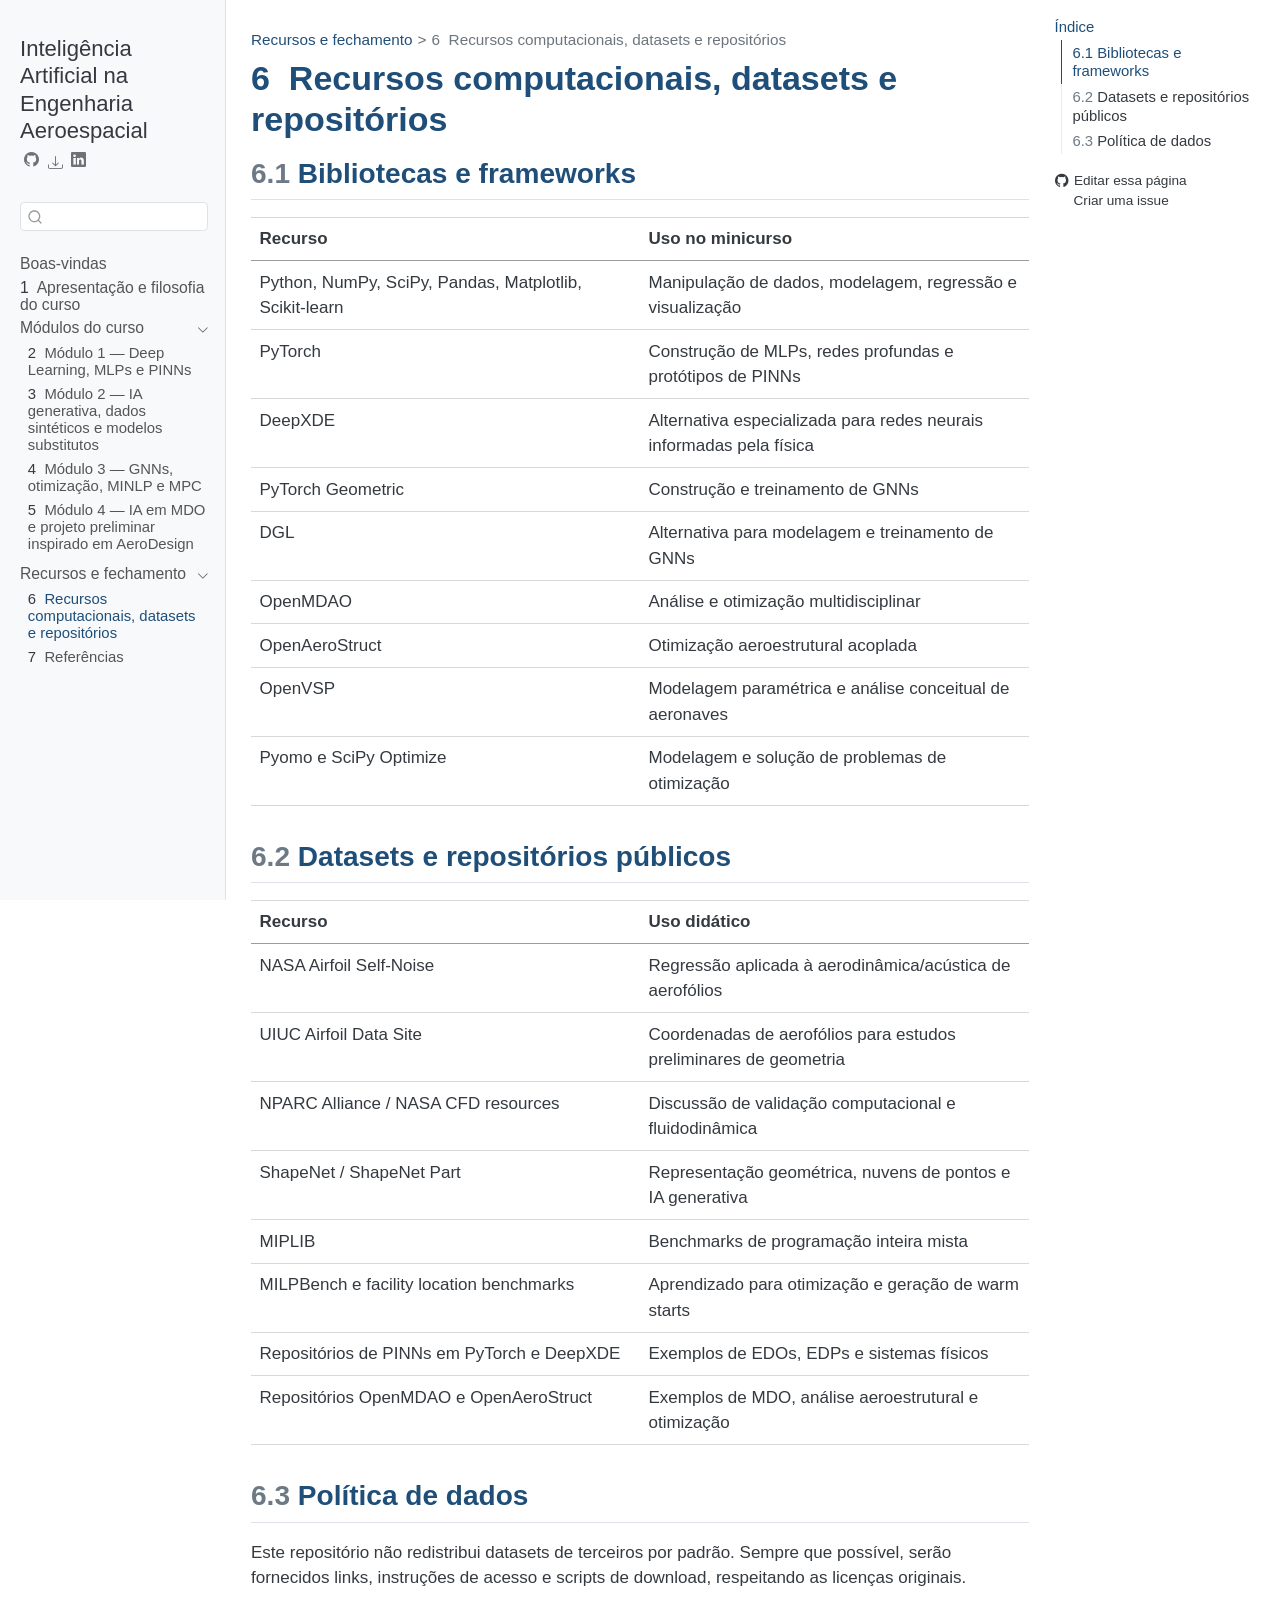
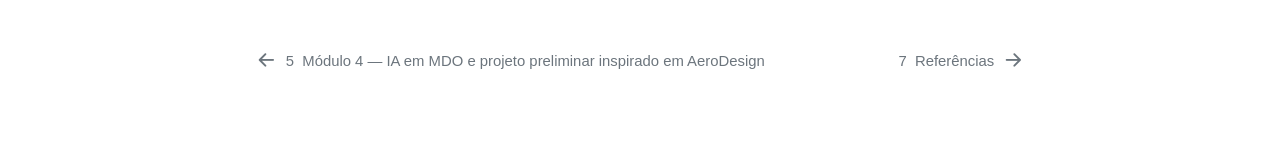
<file: recursos.html>
<!DOCTYPE html>
<html xmlns="http://www.w3.org/1999/xhtml" lang="pt-BR" xml:lang="pt-BR"><head>

<meta charset="utf-8">
<meta name="generator" content="quarto-1.9.38">

<meta name="viewport" content="width=device-width, initial-scale=1.0, user-scalable=yes">

<meta name="description" content="Material didático aberto para minicurso de extensão sobre aplicações de inteligência artificial na engenharia aeroespacial.">

<title>6&nbsp; Recursos computacionais, datasets e repositórios – Inteligência Artificial na Engenharia Aeroespacial</title>
<style>
/* Default styles provided by pandoc.
** See https://pandoc.org/MANUAL.html#variables-for-html for config info.
*/
code{white-space: pre-wrap;}
span.smallcaps{font-variant: small-caps;}
div.columns{display: flex; gap: min(4vw, 1.5em);}
div.column{flex: auto; overflow-x: auto;}
div.hanging-indent{margin-left: 1.5em; text-indent: -1.5em;}
ul.task-list{list-style: none;}
ul.task-list li input[type="checkbox"] {
  width: 0.8em;
  margin: 0 0.8em 0.2em -1em; /* quarto-specific, see https://github.com/quarto-dev/quarto-cli/issues/4556 */ 
  vertical-align: middle;
}
</style>


<script src="site_libs/quarto-nav/quarto-nav.js"></script>
<script src="site_libs/quarto-nav/headroom.min.js"></script>
<script src="site_libs/clipboard/clipboard.min.js"></script>
<script src="site_libs/quarto-search/autocomplete.umd.js"></script>
<script src="site_libs/quarto-search/fuse.min.js"></script>
<script src="site_libs/quarto-search/quarto-search.js"></script>
<meta name="quarto:offset" content="./">
<link href="./referencias.html" rel="next">
<link href="./modulos/04_mdo_aerodesign.html" rel="prev">
<script src="site_libs/quarto-html/quarto.js" type="module"></script>
<script src="site_libs/quarto-html/tabsets/tabsets.js" type="module"></script>
<script src="site_libs/quarto-html/popper.min.js"></script>
<script src="site_libs/quarto-html/tippy.umd.min.js"></script>
<script src="site_libs/quarto-html/anchor.min.js"></script>
<link href="site_libs/quarto-html/tippy.css" rel="stylesheet">
<link href="site_libs/quarto-html/quarto-syntax-highlighting-9172ad2953ab8409ec5befafc6cec146.css" rel="stylesheet" id="quarto-text-highlighting-styles">
<script src="site_libs/bootstrap/bootstrap.min.js"></script>
<link href="site_libs/bootstrap/bootstrap-icons.css" rel="stylesheet">
<link href="site_libs/bootstrap/bootstrap-72c7d3ad114791b95425efd6b989e7a3.min.css" rel="stylesheet" append-hash="true" id="quarto-bootstrap" data-mode="light">
<script id="quarto-search-options" type="application/json">{
  "location": "sidebar",
  "copy-button": false,
  "collapse-after": 3,
  "panel-placement": "start",
  "type": "textbox",
  "limit": 50,
  "keyboard-shortcut": [
    "f",
    "/",
    "s"
  ],
  "show-item-context": false,
  "language": {
    "search-no-results-text": "Nenhum resultado",
    "search-matching-documents-text": "documentos correspondentes",
    "search-copy-link-title": "Copiar link para a busca",
    "search-hide-matches-text": "Esconder correspondências adicionais",
    "search-more-match-text": "mais correspondência neste documento",
    "search-more-matches-text": "mais correspondências neste documento",
    "search-clear-button-title": "Limpar",
    "search-text-placeholder": "",
    "search-detached-cancel-button-title": "Cancelar",
    "search-submit-button-title": "Enviar",
    "search-label": "Procurar"
  }
}</script>


</head>

<body class="nav-sidebar docked quarto-light">

<div id="quarto-search-results"></div>
  <header id="quarto-header" class="headroom fixed-top">
  <nav class="quarto-secondary-nav">
    <div class="container-fluid d-flex">
      <button type="button" class="quarto-btn-toggle btn" data-bs-toggle="collapse" role="button" data-bs-target=".quarto-sidebar-collapse-item" aria-controls="quarto-sidebar" aria-expanded="false" aria-label="Alternar barra lateral" onclick="if (window.quartoToggleHeadroom) { window.quartoToggleHeadroom(); }">
        <i class="bi bi-layout-text-sidebar-reverse"></i>
      </button>
        <nav class="quarto-page-breadcrumbs" aria-label="breadcrumb"><ol class="breadcrumb"><li class="breadcrumb-item"><a href="./recursos.html">Recursos e fechamento</a></li><li class="breadcrumb-item"><a href="./recursos.html"><span class="chapter-number">6</span>&nbsp; <span class="chapter-title">Recursos computacionais, datasets e repositórios</span></a></li></ol></nav>
        <a class="flex-grow-1" role="navigation" data-bs-toggle="collapse" data-bs-target=".quarto-sidebar-collapse-item" aria-controls="quarto-sidebar" aria-expanded="false" aria-label="Alternar barra lateral" onclick="if (window.quartoToggleHeadroom) { window.quartoToggleHeadroom(); }">      
        </a>
      <button type="button" class="btn quarto-search-button" aria-label="Procurar" onclick="window.quartoOpenSearch();">
        <i class="bi bi-search"></i>
      </button>
    </div>
  </nav>
</header>
<!-- content -->
<div id="quarto-content" class="quarto-container page-columns page-rows-contents page-layout-article">
<!-- sidebar -->
  <nav id="quarto-sidebar" class="sidebar collapse collapse-horizontal quarto-sidebar-collapse-item sidebar-navigation docked overflow-auto">
    <div class="pt-lg-2 mt-2 text-left sidebar-header">
    <div class="sidebar-title mb-0 py-0">
      <a href="./">Inteligência Artificial na Engenharia Aeroespacial</a> 
        <div class="sidebar-tools-main tools-wide">
    <a href="https://github.com/cvictorr2508/ia-aeroespacial-semuni2026" title="Código fonte" class="quarto-navigation-tool px-1" aria-label="Código fonte"><i class="bi bi-github"></i></a>
    <div class="dropdown">
      <a href="" title="Baixar" id="quarto-navigation-tool-dropdown-0" class="quarto-navigation-tool dropdown-toggle px-1" data-bs-toggle="dropdown" aria-expanded="false" role="link" aria-label="Baixar"><i class="bi bi-download"></i></a>
      <ul class="dropdown-menu" aria-labelledby="quarto-navigation-tool-dropdown-0">
          <li>
            <a class="dropdown-item sidebar-tools-main-item" href="./Inteligência-Artificial-na-Engenharia-Aeroespacial.pdf">
              <i class="bi bi-file-pdf pe-1"></i>
            Baixar PDF
            </a>
          </li>
          <li>
            <a class="dropdown-item sidebar-tools-main-item" href="./Inteligência-Artificial-na-Engenharia-Aeroespacial.epub">
              <i class="bi bi-journal pe-1"></i>
            Baixar ePub
            </a>
          </li>
      </ul>
    </div>
    <a href="https://www.linkedin.com/sharing/share-offsite/?url=|url|" title="LinkedIn" class="quarto-navigation-tool px-1" aria-label="LinkedIn"><i class="bi bi-linkedin"></i></a>
</div>
    </div>
      </div>
        <div class="mt-2 flex-shrink-0 align-items-center">
        <div class="sidebar-search">
        <div id="quarto-search" class="" title="Procurar"></div>
        </div>
        </div>
    <div class="sidebar-menu-container"> 
    <ul class="list-unstyled mt-1">
        <li class="sidebar-item">
  <div class="sidebar-item-container"> 
  <a href="./index.html" class="sidebar-item-text sidebar-link">
 <span class="menu-text">Boas-vindas</span></a>
  </div>
</li>
        <li class="sidebar-item">
  <div class="sidebar-item-container"> 
  <a href="./apresentacao.html" class="sidebar-item-text sidebar-link">
 <span class="menu-text"><span class="chapter-number">1</span>&nbsp; <span class="chapter-title">Apresentação e filosofia do curso</span></span></a>
  </div>
</li>
        <li class="sidebar-item sidebar-item-section">
      <div class="sidebar-item-container"> 
            <a class="sidebar-item-text sidebar-link text-start" data-bs-toggle="collapse" data-bs-target="#quarto-sidebar-section-1" role="navigation" aria-expanded="true">
 <span class="menu-text">Módulos do curso</span></a>
          <a class="sidebar-item-toggle text-start" data-bs-toggle="collapse" data-bs-target="#quarto-sidebar-section-1" role="navigation" aria-expanded="true" aria-label="Alternar seção">
            <i class="bi bi-chevron-right ms-2"></i>
          </a> 
      </div>
      <ul id="quarto-sidebar-section-1" class="collapse list-unstyled sidebar-section depth1 show">  
          <li class="sidebar-item">
  <div class="sidebar-item-container"> 
  <a href="./modulos/01_deep_learning_pinns.html" class="sidebar-item-text sidebar-link">
 <span class="menu-text"><span class="chapter-number">2</span>&nbsp; <span class="chapter-title">Módulo 1 — Deep Learning, MLPs e PINNs</span></span></a>
  </div>
</li>
          <li class="sidebar-item">
  <div class="sidebar-item-container"> 
  <a href="./modulos/02_ia_generativa.html" class="sidebar-item-text sidebar-link">
 <span class="menu-text"><span class="chapter-number">3</span>&nbsp; <span class="chapter-title">Módulo 2 — IA generativa, dados sintéticos e modelos substitutos</span></span></a>
  </div>
</li>
          <li class="sidebar-item">
  <div class="sidebar-item-container"> 
  <a href="./modulos/03_gnns_otimizacao_mpc.html" class="sidebar-item-text sidebar-link">
 <span class="menu-text"><span class="chapter-number">4</span>&nbsp; <span class="chapter-title">Módulo 3 — GNNs, otimização, MINLP e MPC</span></span></a>
  </div>
</li>
          <li class="sidebar-item">
  <div class="sidebar-item-container"> 
  <a href="./modulos/04_mdo_aerodesign.html" class="sidebar-item-text sidebar-link">
 <span class="menu-text"><span class="chapter-number">5</span>&nbsp; <span class="chapter-title">Módulo 4 — IA em MDO e projeto preliminar inspirado em AeroDesign</span></span></a>
  </div>
</li>
      </ul>
  </li>
        <li class="sidebar-item sidebar-item-section">
      <div class="sidebar-item-container"> 
            <a class="sidebar-item-text sidebar-link text-start" data-bs-toggle="collapse" data-bs-target="#quarto-sidebar-section-2" role="navigation" aria-expanded="true">
 <span class="menu-text">Recursos e fechamento</span></a>
          <a class="sidebar-item-toggle text-start" data-bs-toggle="collapse" data-bs-target="#quarto-sidebar-section-2" role="navigation" aria-expanded="true" aria-label="Alternar seção">
            <i class="bi bi-chevron-right ms-2"></i>
          </a> 
      </div>
      <ul id="quarto-sidebar-section-2" class="collapse list-unstyled sidebar-section depth1 show">  
          <li class="sidebar-item">
  <div class="sidebar-item-container"> 
  <a href="./recursos.html" class="sidebar-item-text sidebar-link active">
 <span class="menu-text"><span class="chapter-number">6</span>&nbsp; <span class="chapter-title">Recursos computacionais, datasets e repositórios</span></span></a>
  </div>
</li>
          <li class="sidebar-item">
  <div class="sidebar-item-container"> 
  <a href="./referencias.html" class="sidebar-item-text sidebar-link">
 <span class="menu-text"><span class="chapter-number">7</span>&nbsp; <span class="chapter-title">Referências</span></span></a>
  </div>
</li>
      </ul>
  </li>
    </ul>
    </div>
</nav>
<div id="quarto-sidebar-glass" class="quarto-sidebar-collapse-item" data-bs-toggle="collapse" data-bs-target=".quarto-sidebar-collapse-item"></div>
<!-- margin-sidebar -->
    <div id="quarto-margin-sidebar" class="sidebar margin-sidebar">
        <nav id="TOC" role="doc-toc" class="toc-active">
    <h2 id="toc-title">Índice</h2>
   
  <ul>
  <li><a href="#bibliotecas-e-frameworks" id="toc-bibliotecas-e-frameworks" class="nav-link active" data-scroll-target="#bibliotecas-e-frameworks"><span class="header-section-number">6.1</span> Bibliotecas e frameworks</a></li>
  <li><a href="#datasets-e-repositórios-públicos" id="toc-datasets-e-repositórios-públicos" class="nav-link" data-scroll-target="#datasets-e-repositórios-públicos"><span class="header-section-number">6.2</span> Datasets e repositórios públicos</a></li>
  <li><a href="#política-de-dados" id="toc-política-de-dados" class="nav-link" data-scroll-target="#política-de-dados"><span class="header-section-number">6.3</span> Política de dados</a></li>
  </ul>
<div class="toc-actions"><ul><li><a href="https://github.com/cvictorr2508/ia-aeroespacial-semuni2026/edit/main/recursos.qmd" class="toc-action"><i class="bi bi-github"></i>Editar essa página</a></li><li><a href="https://github.com/cvictorr2508/ia-aeroespacial-semuni2026/issues/new" class="toc-action"><i class="bi empty"></i>Criar uma issue</a></li></ul></div></nav>
    </div>
<!-- main -->
<main class="content" id="quarto-document-content">

<header id="title-block-header" class="quarto-title-block default"><nav class="quarto-page-breadcrumbs quarto-title-breadcrumbs d-none d-lg-block" aria-label="breadcrumb"><ol class="breadcrumb"><li class="breadcrumb-item"><a href="./recursos.html">Recursos e fechamento</a></li><li class="breadcrumb-item"><a href="./recursos.html"><span class="chapter-number">6</span>&nbsp; <span class="chapter-title">Recursos computacionais, datasets e repositórios</span></a></li></ol></nav>
<div class="quarto-title">
<h1 class="title"><span class="chapter-number">6</span>&nbsp; <span class="chapter-title">Recursos computacionais, datasets e repositórios</span></h1>
</div>



<div class="quarto-title-meta">

    
  
    
  </div>
  


</header>


<section id="bibliotecas-e-frameworks" class="level2" data-number="6.1">
<h2 data-number="6.1" class="anchored" data-anchor-id="bibliotecas-e-frameworks"><span class="header-section-number">6.1</span> Bibliotecas e frameworks</h2>
<table class="caption-top table">
<colgroup>
<col style="width: 50%">
<col style="width: 50%">
</colgroup>
<thead>
<tr class="header">
<th>Recurso</th>
<th>Uso no minicurso</th>
</tr>
</thead>
<tbody>
<tr class="odd">
<td>Python, NumPy, SciPy, Pandas, Matplotlib, Scikit-learn</td>
<td>Manipulação de dados, modelagem, regressão e visualização</td>
</tr>
<tr class="even">
<td>PyTorch</td>
<td>Construção de MLPs, redes profundas e protótipos de PINNs</td>
</tr>
<tr class="odd">
<td>DeepXDE</td>
<td>Alternativa especializada para redes neurais informadas pela física</td>
</tr>
<tr class="even">
<td>PyTorch Geometric</td>
<td>Construção e treinamento de GNNs</td>
</tr>
<tr class="odd">
<td>DGL</td>
<td>Alternativa para modelagem e treinamento de GNNs</td>
</tr>
<tr class="even">
<td>OpenMDAO</td>
<td>Análise e otimização multidisciplinar</td>
</tr>
<tr class="odd">
<td>OpenAeroStruct</td>
<td>Otimização aeroestrutural acoplada</td>
</tr>
<tr class="even">
<td>OpenVSP</td>
<td>Modelagem paramétrica e análise conceitual de aeronaves</td>
</tr>
<tr class="odd">
<td>Pyomo e SciPy Optimize</td>
<td>Modelagem e solução de problemas de otimização</td>
</tr>
</tbody>
</table>
</section>
<section id="datasets-e-repositórios-públicos" class="level2" data-number="6.2">
<h2 data-number="6.2" class="anchored" data-anchor-id="datasets-e-repositórios-públicos"><span class="header-section-number">6.2</span> Datasets e repositórios públicos</h2>
<table class="caption-top table">
<colgroup>
<col style="width: 50%">
<col style="width: 50%">
</colgroup>
<thead>
<tr class="header">
<th>Recurso</th>
<th>Uso didático</th>
</tr>
</thead>
<tbody>
<tr class="odd">
<td>NASA Airfoil Self-Noise</td>
<td>Regressão aplicada à aerodinâmica/acústica de aerofólios</td>
</tr>
<tr class="even">
<td>UIUC Airfoil Data Site</td>
<td>Coordenadas de aerofólios para estudos preliminares de geometria</td>
</tr>
<tr class="odd">
<td>NPARC Alliance / NASA CFD resources</td>
<td>Discussão de validação computacional e fluidodinâmica</td>
</tr>
<tr class="even">
<td>ShapeNet / ShapeNet Part</td>
<td>Representação geométrica, nuvens de pontos e IA generativa</td>
</tr>
<tr class="odd">
<td>MIPLIB</td>
<td>Benchmarks de programação inteira mista</td>
</tr>
<tr class="even">
<td>MILPBench e facility location benchmarks</td>
<td>Aprendizado para otimização e geração de warm starts</td>
</tr>
<tr class="odd">
<td>Repositórios de PINNs em PyTorch e DeepXDE</td>
<td>Exemplos de EDOs, EDPs e sistemas físicos</td>
</tr>
<tr class="even">
<td>Repositórios OpenMDAO e OpenAeroStruct</td>
<td>Exemplos de MDO, análise aeroestrutural e otimização</td>
</tr>
</tbody>
</table>
</section>
<section id="política-de-dados" class="level2" data-number="6.3">
<h2 data-number="6.3" class="anchored" data-anchor-id="política-de-dados"><span class="header-section-number">6.3</span> Política de dados</h2>
<p>Este repositório não redistribui datasets de terceiros por padrão. Sempre que possível, serão fornecidos links, instruções de acesso e scripts de download, respeitando as licenças originais.</p>


</section>

</main> <!-- /main -->
<script id="quarto-html-after-body" type="application/javascript">
  window.document.addEventListener("DOMContentLoaded", function (event) {
    const icon = "";
    const anchorJS = new window.AnchorJS();
    anchorJS.options = {
      placement: 'right',
      icon: icon
    };
    anchorJS.add('.anchored');
    const isCodeAnnotation = (el) => {
      for (const clz of el.classList) {
        if (clz.startsWith('code-annotation-')) {                     
          return true;
        }
      }
      return false;
    }
    const onCopySuccess = function(e) {
      // button target
      const button = e.trigger;
      // don't keep focus
      button.blur();
      // flash "checked"
      button.classList.add('code-copy-button-checked');
      var currentTitle = button.getAttribute("title");
      button.setAttribute("title", "Copiada");
      let tooltip;
      if (window.bootstrap) {
        button.setAttribute("data-bs-toggle", "tooltip");
        button.setAttribute("data-bs-placement", "left");
        button.setAttribute("data-bs-title", "Copiada");
        tooltip = new bootstrap.Tooltip(button, 
          { trigger: "manual", 
            customClass: "code-copy-button-tooltip",
            offset: [0, -8]});
        tooltip.show();    
      }
      setTimeout(function() {
        if (tooltip) {
          tooltip.hide();
          button.removeAttribute("data-bs-title");
          button.removeAttribute("data-bs-toggle");
          button.removeAttribute("data-bs-placement");
        }
        button.setAttribute("title", currentTitle);
        button.classList.remove('code-copy-button-checked');
      }, 1000);
      // clear code selection
      e.clearSelection();
    }
    const getTextToCopy = function(trigger) {
      const outerScaffold = trigger.parentElement.cloneNode(true);
      const codeEl = outerScaffold.querySelector('code');
      for (const childEl of codeEl.children) {
        if (isCodeAnnotation(childEl)) {
          childEl.remove();
        }
      }
      return codeEl.innerText;
    }
    const clipboard = new window.ClipboardJS('.code-copy-button:not([data-in-quarto-modal])', {
      text: getTextToCopy
    });
    clipboard.on('success', onCopySuccess);
    if (window.document.getElementById('quarto-embedded-source-code-modal')) {
      const clipboardModal = new window.ClipboardJS('.code-copy-button[data-in-quarto-modal]', {
        text: getTextToCopy,
        container: window.document.getElementById('quarto-embedded-source-code-modal')
      });
      clipboardModal.on('success', onCopySuccess);
    }
      var localhostRegex = new RegExp(/^(?:http|https):\/\/localhost\:?[0-9]*\//);
      var mailtoRegex = new RegExp(/^mailto:/);
        var filterRegex = new RegExp("https:\/\/cvictorr2508\.github\.io\/ia-aeroespacial-semuni2026\/");
      var isInternal = (href) => {
          return filterRegex.test(href) || localhostRegex.test(href) || mailtoRegex.test(href);
      }
      // Inspect non-navigation links and adorn them if external
     var links = window.document.querySelectorAll('a[href]:not(.nav-link):not(.navbar-brand):not(.toc-action):not(.sidebar-link):not(.sidebar-item-toggle):not(.pagination-link):not(.no-external):not([aria-hidden]):not(.dropdown-item):not(.quarto-navigation-tool):not(.about-link)');
      for (var i=0; i<links.length; i++) {
        const link = links[i];
        if (!isInternal(link.href)) {
          // undo the damage that might have been done by quarto-nav.js in the case of
          // links that we want to consider external
          if (link.dataset.originalHref !== undefined) {
            link.href = link.dataset.originalHref;
          }
        }
      }
    function tippyHover(el, contentFn, onTriggerFn, onUntriggerFn) {
      const config = {
        allowHTML: true,
        maxWidth: 500,
        delay: 100,
        arrow: false,
        appendTo: function(el) {
            return el.parentElement;
        },
        interactive: true,
        interactiveBorder: 10,
        theme: 'quarto',
        placement: 'bottom-start',
      };
      if (contentFn) {
        config.content = contentFn;
      }
      if (onTriggerFn) {
        config.onTrigger = onTriggerFn;
      }
      if (onUntriggerFn) {
        config.onUntrigger = onUntriggerFn;
      }
      window.tippy(el, config); 
    }
    const noterefs = window.document.querySelectorAll('a[role="doc-noteref"]');
    for (var i=0; i<noterefs.length; i++) {
      const ref = noterefs[i];
      tippyHover(ref, function() {
        // use id or data attribute instead here
        let href = ref.getAttribute('data-footnote-href') || ref.getAttribute('href');
        try { href = new URL(href).hash; } catch {}
        const id = href.replace(/^#\/?/, "");
        const note = window.document.getElementById(id);
        if (note) {
          return note.innerHTML;
        } else {
          return "";
        }
      });
    }
    const xrefs = window.document.querySelectorAll('a.quarto-xref');
    const processXRef = (id, note) => {
      // Strip column container classes
      const stripColumnClz = (el) => {
        el.classList.remove("page-full", "page-columns");
        if (el.children) {
          for (const child of el.children) {
            stripColumnClz(child);
          }
        }
      }
      stripColumnClz(note)
      if (id === null || id.startsWith('sec-')) {
        // Special case sections, only their first couple elements
        const container = document.createElement("div");
        if (note.children && note.children.length > 2) {
          container.appendChild(note.children[0].cloneNode(true));
          for (let i = 1; i < note.children.length; i++) {
            const child = note.children[i];
            if (child.tagName === "P" && child.innerText === "") {
              continue;
            } else {
              container.appendChild(child.cloneNode(true));
              break;
            }
          }
          if (window.Quarto?.typesetMath) {
            window.Quarto.typesetMath(container);
          }
          return container.innerHTML
        } else {
          if (window.Quarto?.typesetMath) {
            window.Quarto.typesetMath(note);
          }
          return note.innerHTML;
        }
      } else {
        // Remove any anchor links if they are present
        const anchorLink = note.querySelector('a.anchorjs-link');
        if (anchorLink) {
          anchorLink.remove();
        }
        if (window.Quarto?.typesetMath) {
          window.Quarto.typesetMath(note);
        }
        if (note.classList.contains("callout")) {
          return note.outerHTML;
        } else {
          return note.innerHTML;
        }
      }
    }
    for (var i=0; i<xrefs.length; i++) {
      const xref = xrefs[i];
      tippyHover(xref, undefined, function(instance) {
        instance.disable();
        let url = xref.getAttribute('href');
        let hash = undefined; 
        if (url.startsWith('#')) {
          hash = url;
        } else {
          try { hash = new URL(url).hash; } catch {}
        }
        if (hash) {
          const id = hash.replace(/^#\/?/, "");
          const note = window.document.getElementById(id);
          if (note !== null) {
            try {
              const html = processXRef(id, note.cloneNode(true));
              instance.setContent(html);
            } finally {
              instance.enable();
              instance.show();
            }
          } else {
            // See if we can fetch this
            fetch(url.split('#')[0])
            .then(res => res.text())
            .then(html => {
              const parser = new DOMParser();
              const htmlDoc = parser.parseFromString(html, "text/html");
              const note = htmlDoc.getElementById(id);
              if (note !== null) {
                const html = processXRef(id, note);
                instance.setContent(html);
              } 
            }).finally(() => {
              instance.enable();
              instance.show();
            });
          }
        } else {
          // See if we can fetch a full url (with no hash to target)
          // This is a special case and we should probably do some content thinning / targeting
          fetch(url)
          .then(res => res.text())
          .then(html => {
            const parser = new DOMParser();
            const htmlDoc = parser.parseFromString(html, "text/html");
            const note = htmlDoc.querySelector('main.content');
            if (note !== null) {
              // This should only happen for chapter cross references
              // (since there is no id in the URL)
              // remove the first header
              if (note.children.length > 0 && note.children[0].tagName === "HEADER") {
                note.children[0].remove();
              }
              const html = processXRef(null, note);
              instance.setContent(html);
            } 
          }).finally(() => {
            instance.enable();
            instance.show();
          });
        }
      }, function(instance) {
      });
    }
        let selectedAnnoteEl;
        const selectorForAnnotation = ( cell, annotation) => {
          let cellAttr = 'data-code-cell="' + cell + '"';
          let lineAttr = 'data-code-annotation="' +  annotation + '"';
          const selector = 'span[' + cellAttr + '][' + lineAttr + ']';
          return selector;
        }
        const selectCodeLines = (annoteEl) => {
          const doc = window.document;
          const targetCell = annoteEl.getAttribute("data-target-cell");
          const targetAnnotation = annoteEl.getAttribute("data-target-annotation");
          const annoteSpan = window.document.querySelector(selectorForAnnotation(targetCell, targetAnnotation));
          const lines = annoteSpan.getAttribute("data-code-lines").split(",");
          const lineIds = lines.map((line) => {
            return targetCell + "-" + line;
          })
          let top = null;
          let height = null;
          let parent = null;
          if (lineIds.length > 0) {
              //compute the position of the single el (top and bottom and make a div)
              const el = window.document.getElementById(lineIds[0]);
              top = el.offsetTop;
              height = el.offsetHeight;
              parent = el.parentElement.parentElement;
            if (lineIds.length > 1) {
              const lastEl = window.document.getElementById(lineIds[lineIds.length - 1]);
              const bottom = lastEl.offsetTop + lastEl.offsetHeight;
              height = bottom - top;
            }
            if (top !== null && height !== null && parent !== null) {
              // cook up a div (if necessary) and position it 
              let div = window.document.getElementById("code-annotation-line-highlight");
              if (div === null) {
                div = window.document.createElement("div");
                div.setAttribute("id", "code-annotation-line-highlight");
                div.style.position = 'absolute';
                parent.appendChild(div);
              }
              div.style.top = top - 2 + "px";
              div.style.height = height + 4 + "px";
              div.style.left = 0;
              let gutterDiv = window.document.getElementById("code-annotation-line-highlight-gutter");
              if (gutterDiv === null) {
                gutterDiv = window.document.createElement("div");
                gutterDiv.setAttribute("id", "code-annotation-line-highlight-gutter");
                gutterDiv.style.position = 'absolute';
                const codeCell = window.document.getElementById(targetCell);
                const gutter = codeCell.querySelector('.code-annotation-gutter');
                gutter.appendChild(gutterDiv);
              }
              gutterDiv.style.top = top - 2 + "px";
              gutterDiv.style.height = height + 4 + "px";
            }
            selectedAnnoteEl = annoteEl;
          }
        };
        const unselectCodeLines = () => {
          const elementsIds = ["code-annotation-line-highlight", "code-annotation-line-highlight-gutter"];
          elementsIds.forEach((elId) => {
            const div = window.document.getElementById(elId);
            if (div) {
              div.remove();
            }
          });
          selectedAnnoteEl = undefined;
        };
          // Handle positioning of the toggle
      window.addEventListener(
        "resize",
        throttle(() => {
          elRect = undefined;
          if (selectedAnnoteEl) {
            selectCodeLines(selectedAnnoteEl);
          }
        }, 10)
      );
      function throttle(fn, ms) {
      let throttle = false;
      let timer;
        return (...args) => {
          if(!throttle) { // first call gets through
              fn.apply(this, args);
              throttle = true;
          } else { // all the others get throttled
              if(timer) clearTimeout(timer); // cancel #2
              timer = setTimeout(() => {
                fn.apply(this, args);
                timer = throttle = false;
              }, ms);
          }
        };
      }
        // Attach click handler to the DT
        const annoteDls = window.document.querySelectorAll('dt[data-target-cell]');
        for (const annoteDlNode of annoteDls) {
          annoteDlNode.addEventListener('click', (event) => {
            const clickedEl = event.target;
            if (clickedEl !== selectedAnnoteEl) {
              unselectCodeLines();
              const activeEl = window.document.querySelector('dt[data-target-cell].code-annotation-active');
              if (activeEl) {
                activeEl.classList.remove('code-annotation-active');
              }
              selectCodeLines(clickedEl);
              clickedEl.classList.add('code-annotation-active');
            } else {
              // Unselect the line
              unselectCodeLines();
              clickedEl.classList.remove('code-annotation-active');
            }
          });
        }
    const findCites = (el) => {
      const parentEl = el.parentElement;
      if (parentEl) {
        const cites = parentEl.dataset.cites;
        if (cites) {
          return {
            el,
            cites: cites.split(' ')
          };
        } else {
          return findCites(el.parentElement)
        }
      } else {
        return undefined;
      }
    };
    var bibliorefs = window.document.querySelectorAll('a[role="doc-biblioref"]');
    for (var i=0; i<bibliorefs.length; i++) {
      const ref = bibliorefs[i];
      const citeInfo = findCites(ref);
      if (citeInfo) {
        tippyHover(citeInfo.el, function() {
          var popup = window.document.createElement('div');
          citeInfo.cites.forEach(function(cite) {
            var citeDiv = window.document.createElement('div');
            citeDiv.classList.add('hanging-indent');
            citeDiv.classList.add('csl-entry');
            var biblioDiv = window.document.getElementById('ref-' + cite);
            if (biblioDiv) {
              citeDiv.innerHTML = biblioDiv.innerHTML;
            }
            popup.appendChild(citeDiv);
          });
          return popup.innerHTML;
        });
      }
    }
  });
  </script>
<nav class="page-navigation">
  <div class="nav-page nav-page-previous">
      <a href="./modulos/04_mdo_aerodesign.html" class="pagination-link" aria-label="Módulo 4 — IA em MDO e projeto preliminar inspirado em AeroDesign">
        <i class="bi bi-arrow-left-short"></i> <span class="nav-page-text"><span class="chapter-number">5</span>&nbsp; <span class="chapter-title">Módulo 4 — IA em MDO e projeto preliminar inspirado em AeroDesign</span></span>
      </a>          
  </div>
  <div class="nav-page nav-page-next">
      <a href="./referencias.html" class="pagination-link" aria-label="Referências">
        <span class="nav-page-text"><span class="chapter-number">7</span>&nbsp; <span class="chapter-title">Referências</span></span> <i class="bi bi-arrow-right-short"></i>
      </a>
  </div>
</nav>
</div> <!-- /content -->




<footer class="footer"><div class="nav-footer"><div class="nav-footer-center"><div class="toc-actions d-sm-block d-md-none"><ul><li><a href="https://github.com/cvictorr2508/ia-aeroespacial-semuni2026/edit/main/recursos.qmd" class="toc-action"><i class="bi bi-github"></i>Editar essa página</a></li><li><a href="https://github.com/cvictorr2508/ia-aeroespacial-semuni2026/issues/new" class="toc-action"><i class="bi empty"></i>Criar uma issue</a></li></ul></div></div></div></footer></body></html>
</file>
<file: site_libs/quarto-html/tippy.css>
.tippy-box[data-animation=fade][data-state=hidden]{opacity:0}[data-tippy-root]{max-width:calc(100vw - 10px)}.tippy-box{position:relative;background-color:#333;color:#fff;border-radius:4px;font-size:14px;line-height:1.4;white-space:normal;outline:0;transition-property:transform,visibility,opacity}.tippy-box[data-placement^=top]>.tippy-arrow{bottom:0}.tippy-box[data-placement^=top]>.tippy-arrow:before{bottom:-7px;left:0;border-width:8px 8px 0;border-top-color:initial;transform-origin:center top}.tippy-box[data-placement^=bottom]>.tippy-arrow{top:0}.tippy-box[data-placement^=bottom]>.tippy-arrow:before{top:-7px;left:0;border-width:0 8px 8px;border-bottom-color:initial;transform-origin:center bottom}.tippy-box[data-placement^=left]>.tippy-arrow{right:0}.tippy-box[data-placement^=left]>.tippy-arrow:before{border-width:8px 0 8px 8px;border-left-color:initial;right:-7px;transform-origin:center left}.tippy-box[data-placement^=right]>.tippy-arrow{left:0}.tippy-box[data-placement^=right]>.tippy-arrow:before{left:-7px;border-width:8px 8px 8px 0;border-right-color:initial;transform-origin:center right}.tippy-box[data-inertia][data-state=visible]{transition-timing-function:cubic-bezier(.54,1.5,.38,1.11)}.tippy-arrow{width:16px;height:16px;color:#333}.tippy-arrow:before{content:"";position:absolute;border-color:transparent;border-style:solid}.tippy-content{position:relative;padding:5px 9px;z-index:1}
</file>
<file: site_libs/quarto-html/quarto-syntax-highlighting-9172ad2953ab8409ec5befafc6cec146.css>
/* quarto syntax highlight colors */
:root {
  --quarto-hl-ot-color: #003B4F;
  --quarto-hl-at-color: #657422;
  --quarto-hl-ss-color: #20794D;
  --quarto-hl-an-color: #5E5E5E;
  --quarto-hl-fu-color: #4758AB;
  --quarto-hl-st-color: #20794D;
  --quarto-hl-cf-color: #003B4F;
  --quarto-hl-op-color: #5E5E5E;
  --quarto-hl-er-color: #AD0000;
  --quarto-hl-bn-color: #AD0000;
  --quarto-hl-al-color: #AD0000;
  --quarto-hl-va-color: #111111;
  --quarto-hl-bu-color: inherit;
  --quarto-hl-ex-color: inherit;
  --quarto-hl-pp-color: #AD0000;
  --quarto-hl-in-color: #5E5E5E;
  --quarto-hl-vs-color: #20794D;
  --quarto-hl-wa-color: #5E5E5E;
  --quarto-hl-do-color: #5E5E5E;
  --quarto-hl-im-color: #00769E;
  --quarto-hl-ch-color: #20794D;
  --quarto-hl-dt-color: #AD0000;
  --quarto-hl-fl-color: #AD0000;
  --quarto-hl-co-color: #5E5E5E;
  --quarto-hl-cv-color: #5E5E5E;
  --quarto-hl-cn-color: #8f5902;
  --quarto-hl-sc-color: #5E5E5E;
  --quarto-hl-dv-color: #AD0000;
  --quarto-hl-kw-color: #003B4F;
}

/* other quarto variables */
:root {
  --quarto-font-monospace: "Consolas", "Liberation Mono", monospace;
}

/* syntax highlight based on Pandoc's rules */
pre > code.sourceCode > span {
  color: #003B4F;
}

code.sourceCode > span {
  color: #003B4F;
}

div.sourceCode,
div.sourceCode pre.sourceCode {
  color: #003B4F;
}

/* Normal */
code span {
  color: #003B4F;
}

/* Alert */
code span.al {
  color: #AD0000;
  font-style: inherit;
}

/* Annotation */
code span.an {
  color: #5E5E5E;
  font-style: inherit;
}

/* Attribute */
code span.at {
  color: #657422;
  font-style: inherit;
}

/* BaseN */
code span.bn {
  color: #AD0000;
  font-style: inherit;
}

/* BuiltIn */
code span.bu {
  font-style: inherit;
}

/* ControlFlow */
code span.cf {
  color: #003B4F;
  font-weight: bold;
  font-style: inherit;
}

/* Char */
code span.ch {
  color: #20794D;
  font-style: inherit;
}

/* Constant */
code span.cn {
  color: #8f5902;
  font-style: inherit;
}

/* Comment */
code span.co {
  color: #5E5E5E;
  font-style: inherit;
}

/* CommentVar */
code span.cv {
  color: #5E5E5E;
  font-style: italic;
}

/* Documentation */
code span.do {
  color: #5E5E5E;
  font-style: italic;
}

/* DataType */
code span.dt {
  color: #AD0000;
  font-style: inherit;
}

/* DecVal */
code span.dv {
  color: #AD0000;
  font-style: inherit;
}

/* Error */
code span.er {
  color: #AD0000;
  font-style: inherit;
}

/* Extension */
code span.ex {
  font-style: inherit;
}

/* Float */
code span.fl {
  color: #AD0000;
  font-style: inherit;
}

/* Function */
code span.fu {
  color: #4758AB;
  font-style: inherit;
}

/* Import */
code span.im {
  color: #00769E;
  font-style: inherit;
}

/* Information */
code span.in {
  color: #5E5E5E;
  font-style: inherit;
}

/* Keyword */
code span.kw {
  color: #003B4F;
  font-weight: bold;
  font-style: inherit;
}

/* Operator */
code span.op {
  color: #5E5E5E;
  font-style: inherit;
}

/* Other */
code span.ot {
  color: #003B4F;
  font-style: inherit;
}

/* Preprocessor */
code span.pp {
  color: #AD0000;
  font-style: inherit;
}

/* SpecialChar */
code span.sc {
  color: #5E5E5E;
  font-style: inherit;
}

/* SpecialString */
code span.ss {
  color: #20794D;
  font-style: inherit;
}

/* String */
code span.st {
  color: #20794D;
  font-style: inherit;
}

/* Variable */
code span.va {
  color: #111111;
  font-style: inherit;
}

/* VerbatimString */
code span.vs {
  color: #20794D;
  font-style: inherit;
}

/* Warning */
code span.wa {
  color: #5E5E5E;
  font-style: italic;
}

.prevent-inlining {
  content: "</";
}

/*# sourceMappingURL=bf43c1167edc4286be74f4506a5cb8f6.css.map */
</file>
